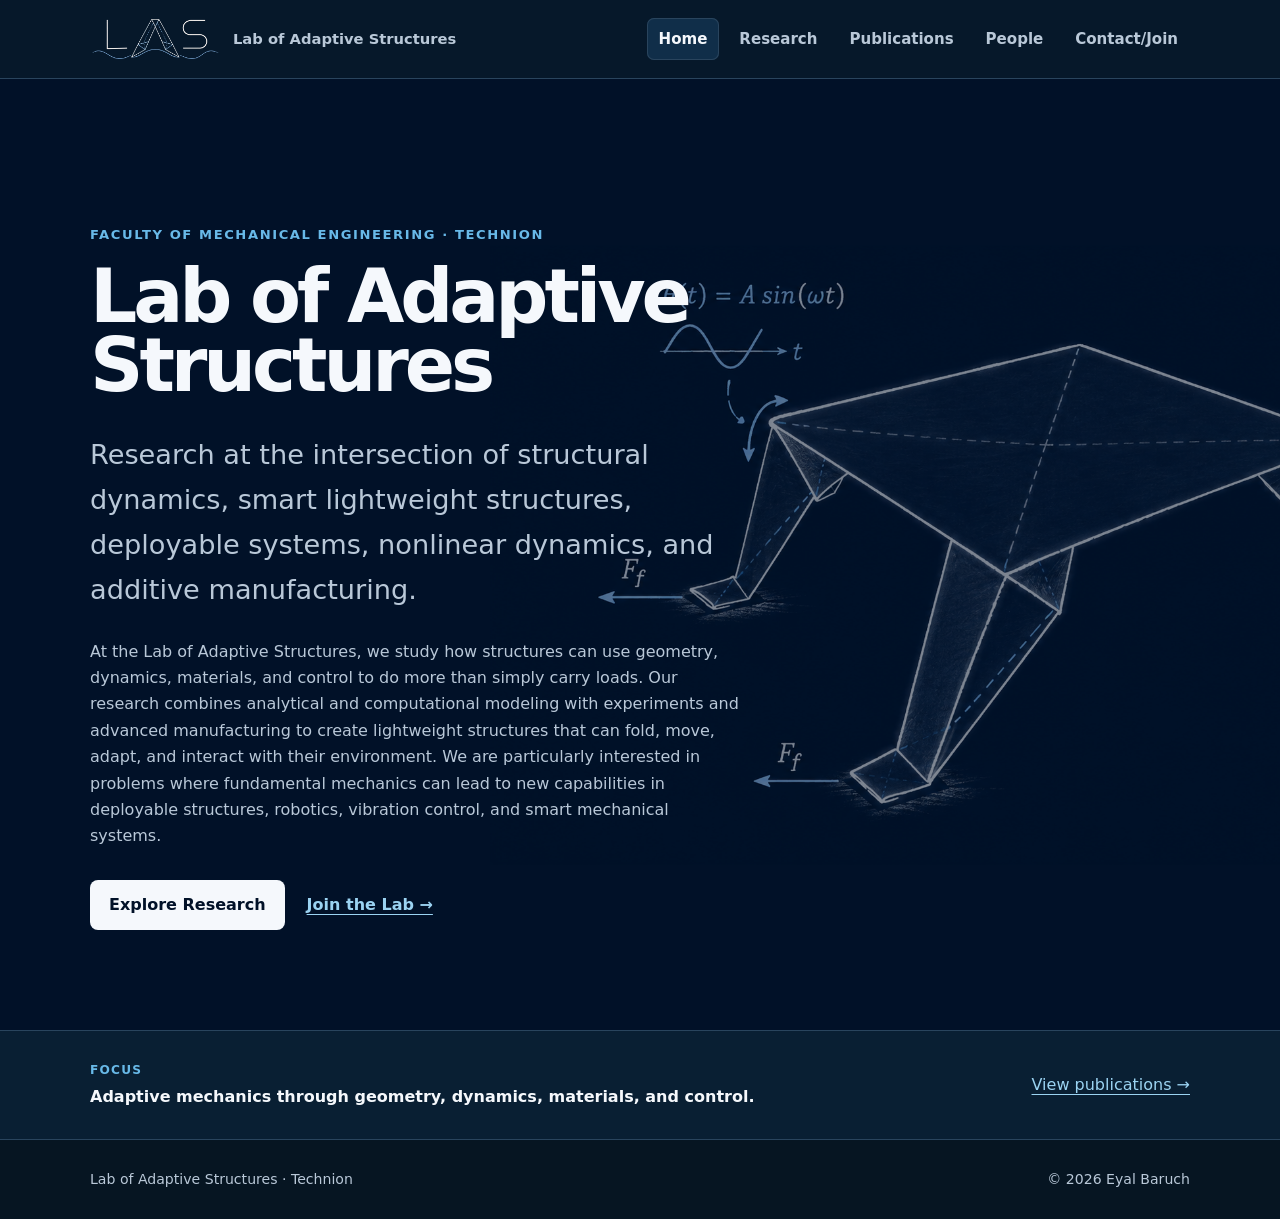
<file: index.html>
<!doctype html>
<html lang="en">
<head>
  <meta charset="utf-8">
  <meta name="viewport" content="width=device-width, initial-scale=1">
  <meta name="description" content="Lab of Adaptive Structures at the Technion — structural dynamics, deployable systems, smart structures, and additive manufacturing.">
  <link rel="canonical" href="https://lastechnion.com/">
  <meta property="og:type" content="website">
  <meta property="og:site_name" content="Lab of Adaptive Structures">
  <meta property="og:url" content="https://lastechnion.com/">
  <meta property="og:title" content="Lab of Adaptive Structures | Technion">
  <meta property="og:description" content="Research at the intersection of structural dynamics, smart lightweight structures, deployable systems, nonlinear dynamics, and additive manufacturing.">
  <meta property="og:image" content="https://lastechnion.com/origami_preview3.jpg?v=3">
  <meta property="og:image:secure_url" content="https://lastechnion.com/origami_preview3.jpg?v=3">
  <meta property="og:image:type" content="image/jpeg">
  <meta property="og:image:width" content="1200">
  <meta property="og:image:height" content="630">
  <meta property="og:image:alt" content="Origami-inspired adaptive structure schematic from the Lab of Adaptive Structures">
  <meta name="twitter:card" content="summary_large_image">
  <meta name="twitter:title" content="Lab of Adaptive Structures | Technion">
  <meta name="twitter:description" content="Research at the intersection of structural dynamics, smart lightweight structures, deployable systems, nonlinear dynamics, and additive manufacturing.">
  <meta name="twitter:image" content="https://lastechnion.com/origami_preview3.jpg?v=3">
  <link rel="icon" href="/favicon.ico" sizes="any">
  <link rel="icon" type="image/png" href="/las-icon.png">
  <link rel="apple-touch-icon" href="/las-icon.png">
  <title>Lab of Adaptive Structures | Technion</title>
  <link rel="stylesheet" href="styles.css?v=6">
<style>
  .home-hero { position: relative; }
  .home-hero h1 { font-size: clamp(3rem, 5.8vw, 5.8rem); }
  .home-hero .lead { max-width: 650px; }
  .home-about { max-width: 650px; color: var(--muted); margin: 26px 0 30px; }
  .home-hero > div { position: relative; z-index: 2; }
  .hero-art { position: absolute; z-index: 1; width: 100%; right: -400px; top: 50%; transform: translateY(-50%); margin: 0; padding: 0; border: none; background: none; box-shadow: none; opacity: 0.5; pointer-events: none; }
  .hero-art img { display: block; width: 100%; height: auto; }
  .hero-art figcaption { display: none; }

  @media (max-width: 800px) {
    .home-hero {
      display: flex;
      flex-direction: column;
    }
    .home-hero > div {
      display: contents;
    }
    .home-hero .eyebrow { order: 1; }
    .home-hero h1 { order: 2; }
    .home-hero .lead { order: 3; }
    .hero-art {
      order: 4;
      position: static;
      width: 100%;
      right: auto;
      top: auto;
      transform: none;
      margin: 18px 0 0;
      opacity: 0.6;
    }
    .home-about { order: 5; }
    .hero-links { order: 6; }
  }
</style>
</head>
<body>
  <header class="site-header"><div class="container nav-wrap"><a class="brand" href="index.html"><img class="brand-logo" src="/las-logo-header.png" alt="LAS"><span class="brand-name">Lab of Adaptive Structures</span></a><nav aria-label="Primary navigation"><a class="active" href="index.html">Home</a><a href="research.html">Research</a><a href="publications.html">Publications</a><a href="people.html">People</a><a href="contact.html">Contact/Join</a></nav></div></header>
  <main class="home-main"><section class="hero container home-hero"><div><p class="eyebrow">Faculty of Mechanical Engineering · Technion</p><h1>Lab of Adaptive<br>Structures</h1><p class="lead">Research at the intersection of structural dynamics, smart lightweight structures, deployable systems, nonlinear dynamics, and additive manufacturing.</p><p class="home-about">At the Lab of Adaptive Structures, we study how structures can use geometry, dynamics, materials, and control to do more than simply carry loads. Our research combines analytical and computational modeling with experiments and advanced manufacturing to create lightweight structures that can fold, move, adapt, and interact with their environment. We are particularly interested in problems where fundamental mechanics can lead to new capabilities in deployable structures, robotics, vibration control, and smart mechanical systems.</p><!-- <p class="pi-line">Led by Dr. Eyal Baruch</p> --><div class="hero-links"><a class="button" href="research.html">Explore Research</a><a class="text-link" href="contact.html">Join the Lab →</a></div></div><figure class="hero-art"><img src="/origami_structure.png?v=2" alt="Schematic of a four-legged origami robot with friction vectors at its feet and sinusoidal excitation at one fold joint"><figcaption>Origami-inspired adaptive locomotion concept.</figcaption></figure></section><section class="home-strip"><div class="container home-strip-inner"><div><span class="strip-label">Focus</span><strong>Adaptive mechanics through geometry, dynamics, materials, and control.</strong></div><a href="publications.html">View publications →</a></div></section></main>
  <footer><div class="container footer-wrap"><span>Lab of Adaptive Structures · Technion</span><span>© 2026 Eyal Baruch</span></div></footer>
</body>
</html>
</file>
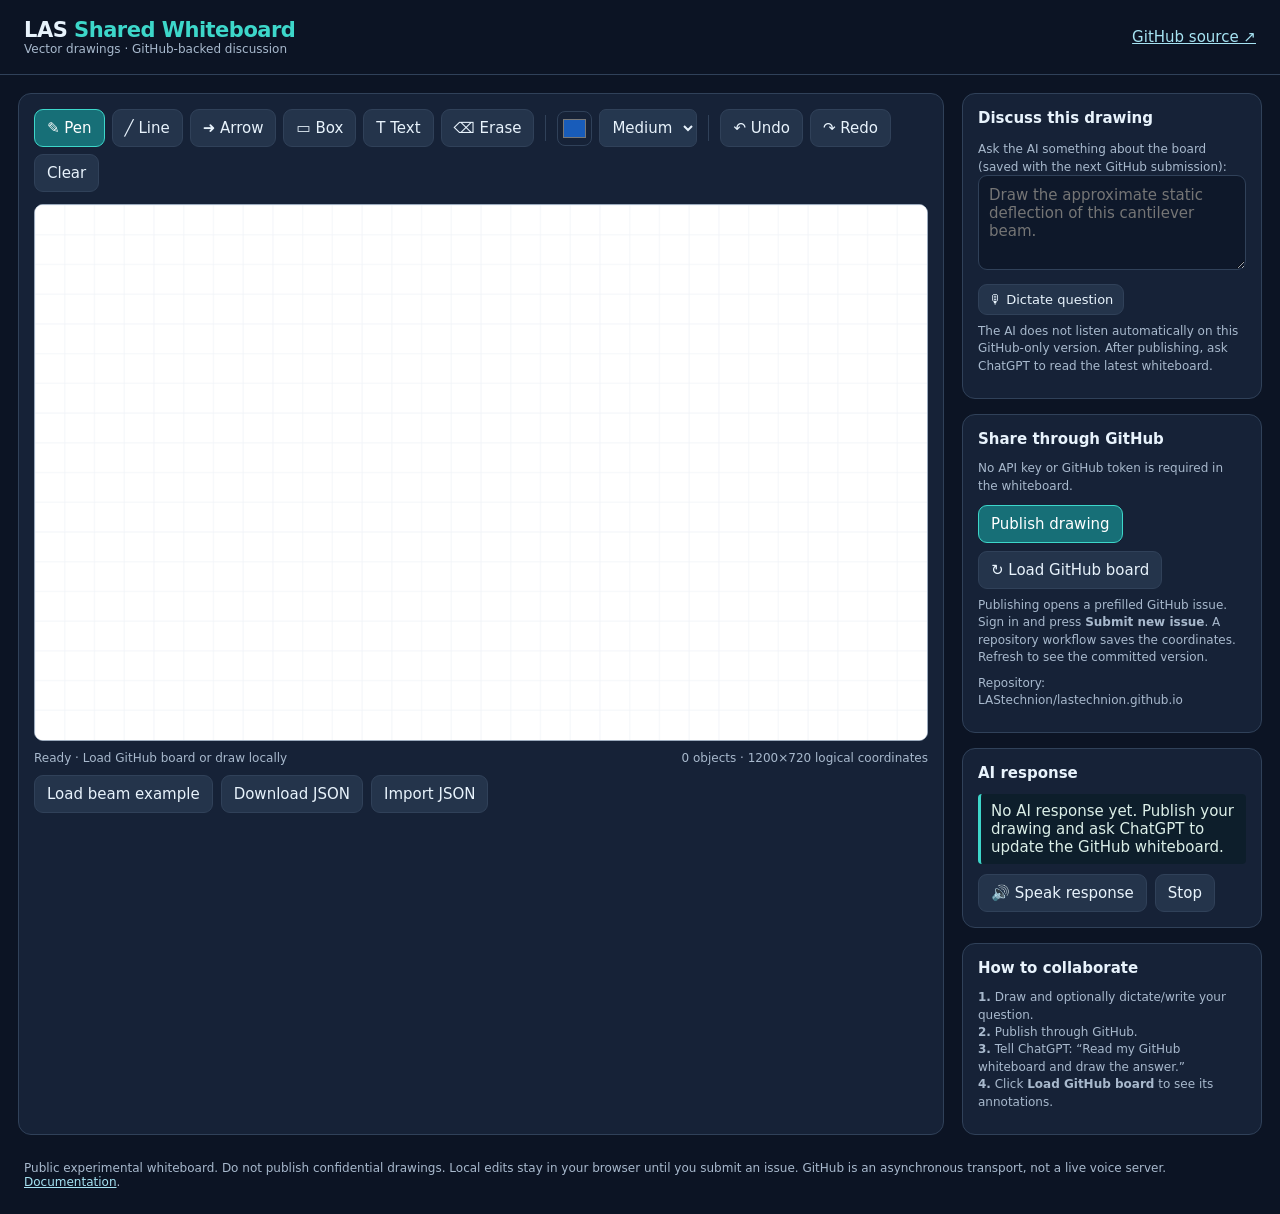
<file: whiteboard/index.html>
<!doctype html>
<html lang="en">
<head>
<meta charset="utf-8">
<meta name="viewport" content="width=device-width,initial-scale=1">
<title>LAS Shared Whiteboard</title>
<meta name="description" content="A coordinate-based whiteboard shared through GitHub.">
<style>
:root{color-scheme:dark;--bg:#0c1424;--surface:#162237;--line:#304159;--muted:#a8b9cd;--text:#e8f3fc;--accent:#3dd7ca}
*{box-sizing:border-box}body{margin:0;background:var(--bg);color:var(--text);font:15px system-ui,-apple-system,"Segoe UI",sans-serif}
header{padding:18px 24px;display:flex;align-items:center;justify-content:space-between;gap:10px;border-bottom:1px solid var(--line)}
h1{font-size:21px;letter-spacing:-.5px;margin:0}h2{font-size:15px;margin:0 0 12px}p{margin:8px 0;line-height:1.45}
.small{font-size:12px;color:var(--muted)}.accent{color:var(--accent)}a{color:#a6e3f2}button,select,input,textarea{font:inherit}
button{cursor:pointer;border:1px solid var(--line);border-radius:9px;background:#24344b;color:var(--text);padding:9px 12px}
button:hover{border-color:#66b7c2}button.active,button.primary{background:#176f77;border-color:#3dd7ca;color:white}
button:disabled{opacity:.4;cursor:not-allowed}button:focus-visible,textarea:focus-visible{outline:2px solid var(--accent);outline-offset:2px}
button.compact{font-size:13px;padding:7px 10px}
.main{display:grid;grid-template-columns:minmax(0,1fr) 300px;gap:18px;padding:18px;max-width:1600px;margin:auto}
.panel{background:var(--surface);border:1px solid var(--line);border-radius:13px;padding:15px;min-width:0}
.toolbar{display:flex;flex-wrap:wrap;gap:7px;align-items:center;margin-bottom:12px}
.toolbar .separator{height:26px;border-left:1px solid var(--line);margin:0 4px}
.board-scroller{overflow:auto;max-width:100%;border-radius:9px;border:1px solid #9cabbd;background:#fff}
canvas{display:block;width:100%;height:auto;touch-action:none;cursor:crosshair;background:#fff}
.board-foot{display:flex;gap:8px;align-items:center;justify-content:space-between;margin-top:10px;flex-wrap:wrap}
.sidebar{display:flex;flex-direction:column;gap:15px}
textarea{width:100%;resize:vertical;min-height:95px;padding:10px;color:var(--text);border:1px solid var(--line);border-radius:9px;background:#0e182a}
select{background:#25374f;border:1px solid var(--line);color:var(--text);border-radius:7px;padding:8px}
.colorbox{height:35px;width:35px;border:1px solid var(--line);border-radius:8px;padding:3px;background:transparent}
.actionrow{display:flex;flex-wrap:wrap;gap:8px;margin-top:10px}
.reply{white-space:pre-wrap;min-height:60px;color:#dcefe8;border-left:3px solid var(--accent);padding:8px 10px;background:#0d1e2b;border-radius:4px}
kbd{border:1px solid var(--line);padding:1px 5px;border-radius:4px;background:#25374f}
footer{font-size:12px;color:var(--muted);max-width:1300px;margin:0 auto;padding:8px 24px 25px}
@media(max-width:920px){.main{grid-template-columns:1fr}.sidebar{display:grid;grid-template-columns:repeat(auto-fit,minmax(260px,1fr))}}
@media(max-width:560px){header{padding:13px}h1{font-size:17px}.main{padding:8px;gap:9px}.panel{padding:10px}canvas{min-width:730px}.toolbar button{padding:7px 9px;font-size:13px}}
</style>
</head>
<body>
<header>
  <div><h1>LAS <span class="accent">Shared Whiteboard</span></h1><div class="small">Vector drawings · GitHub-backed discussion</div></div>
  <a href="https://github.com/LAStechnion/lastechnion.github.io/tree/main/whiteboard" target="_blank" rel="noopener">GitHub source ↗</a>
</header>
<main class="main">
<section class="panel">
  <div class="toolbar" role="toolbar" aria-label="Drawing tools">
    <button class="active" data-tool="pen">✎ Pen</button>
    <button data-tool="line">╱ Line</button>
    <button data-tool="arrow">➜ Arrow</button>
    <button data-tool="rect">▭ Box</button>
    <button data-tool="text">T Text</button>
    <button data-tool="erase">⌫ Erase</button>
    <span class="separator"></span>
    <label title="Stroke color"><input aria-label="Color" class="colorbox" id="color" type="color" value="#185cba"></label>
    <select id="weight" aria-label="Line width"><option value="2">Thin</option><option value="3" selected>Medium</option><option value="6">Thick</option></select>
    <span class="separator"></span>
    <button id="undo" title="Undo">↶ Undo</button><button id="redo" title="Redo">↷ Redo</button>
    <button id="clear" title="Clear the board">Clear</button>
  </div>
  <div class="board-scroller"><canvas id="board" width="1200" height="720" aria-label="Interactive whiteboard: draw using your pointer or stylus"></canvas></div>
  <div class="board-foot"><span class="small" id="status" role="status">Ready · Your edits are saved locally</span>
    <span class="small"><span id="count">0 objects</span> · 1200×720 logical coordinates</span></div>
  <div class="actionrow">
    <button id="demo">Load beam example</button>
    <button id="export">Download JSON</button>
    <button id="import">Import JSON</button>
    <input id="upload" type="file" accept=".json,application/json" hidden>
  </div>
</section>
<aside class="sidebar">
  <section class="panel">
    <h2>Discuss this drawing</h2>
    <label for="question" class="small">Ask the AI something about the board (saved with the next GitHub submission):</label>
    <textarea id="question" placeholder="Draw the approximate static deflection of this cantilever beam."></textarea>
    <div class="actionrow">
      <button class="compact" id="dictate">🎙 Dictate question</button>
    </div>
    <p class="small">The AI does not listen automatically on this GitHub-only version. After publishing, ask ChatGPT to read the latest whiteboard.</p>
  </section>
  <section class="panel">
    <h2>Share through GitHub</h2>
    <p class="small">No API key or GitHub token is required in the whiteboard.</p>
    <div class="actionrow">
      <button class="primary" id="publish">Publish drawing</button>
      <button id="refresh">↻ Load GitHub board</button>
    </div>
    <p class="small">Publishing opens a prefilled GitHub issue. Sign in and press <strong>Submit new issue</strong>. A repository workflow saves the coordinates. Refresh to see the committed version.</p>
    <p class="small" id="cloudstatus">Repository: LAStechnion/lastechnion.github.io</p>
  </section>
  <section class="panel">
    <h2>AI response</h2>
    <div id="reply" class="reply">No AI response yet. Publish your drawing and ask ChatGPT to update the GitHub whiteboard.</div>
    <div class="actionrow"><button id="speak">🔊 Speak response</button><button id="stopspeech">Stop</button></div>
  </section>
  <section class="panel">
    <h2>How to collaborate</h2>
    <p class="small"><strong>1.</strong> Draw and optionally dictate/write your question.<br><strong>2.</strong> Publish through GitHub.<br><strong>3.</strong> Tell ChatGPT: “Read my GitHub whiteboard and draw the answer.”<br><strong>4.</strong> Click <strong>Load GitHub board</strong> to see its annotations.</p>
  </section>
</aside>
</main>
<footer>Public experimental whiteboard. Do not publish confidential drawings. Local edits stay in your browser until you submit an issue. GitHub is an asynchronous transport, not a live voice server. <a href="README.md">Documentation</a>.</footer>
<script>
(function(){
'use strict';
const OWNER='LAStechnion', REPO='lastechnion.github.io', W=1200, H=720;
const REMOTE='https://raw.githubusercontent.com/'+OWNER+'/'+REPO+'/main/whiteboard/board.json';
const ISSUE='https://github.com/'+OWNER+'/'+REPO+'/issues/new';
const $=id=>document.getElementById(id);
const canvas=$('board'),ctx=canvas.getContext('2d');
const empty=()=>({version:1,width:W,height:H,revision:'initial',updated_at:null,question:'',reply:'',shapes:[]});
let board=empty(), tool='pen', drawing=null, history=[], future=[], dirty=false;
const colors={user:'#185cba',ai:'#da703e'};
const uid=()=> 's_'+Date.now().toString(36)+'_'+Math.random().toString(36).slice(2,7);
const num=n=>typeof n==='number'&&Number.isFinite(n);
function valid(o){
 if(!o||o.version!==1||!Array.isArray(o.shapes)||o.shapes.length>1500)return false;
 for(const s of o.shapes){
   if(!s||!['pen','line','arrow','rect','text'].includes(s.type)||!Array.isArray(s.points)||s.points.length>12000)return false;
   if(!s.points.every(p=>Array.isArray(p)&&p.length===2&&p.every(num)))return false;
 }
 return true;
}
function saveLocal(){try{localStorage.setItem('las-whiteboard-v1',JSON.stringify(board));}catch(e){}}
function updated(){board.updated_at=new Date().toISOString();dirty=true;saveLocal();render()}
function remember(){history.push(JSON.stringify(board.shapes));if(history.length>60)history.shift();future=[]}
function setStatus(s){$('status').textContent=s}
function pxy(e){
 const r=canvas.getBoundingClientRect();
 return [Math.max(0,Math.min(W,Math.round((e.clientX-r.left)*W/r.width))),Math.max(0,Math.min(H,Math.round((e.clientY-r.top)*H/r.height)))];
}
function line(points){
 if(!points.length)return;
 ctx.beginPath();ctx.moveTo(points[0][0],points[0][1]);
 for(let i=1;i<points.length;i++)ctx.lineTo(points[i][0],points[i][1]);
 ctx.stroke();
}
function draw(s){
 const p=s.points||[];if(!p.length)return;
 ctx.lineCap='round';ctx.lineJoin='round';ctx.lineWidth=s.width||3;ctx.strokeStyle=s.color||colors.user;ctx.fillStyle=s.color||colors.user;
 if(s.type==='pen'||s.type==='line'){if(p.length===1){ctx.beginPath();ctx.arc(p[0][0],p[0][1],ctx.lineWidth/2,0,Math.PI*2);ctx.fill()}else line(p)}
 if(s.type==='arrow'&&p.length>1){
   line(p);const a=p[0],b=p[p.length-1],angle=Math.atan2(b[1]-a[1],b[0]-a[0]),size=15+ctx.lineWidth*1.5;
   ctx.beginPath();ctx.moveTo(b[0]-size*Math.cos(angle-.5),b[1]-size*Math.sin(angle-.5));ctx.lineTo(b[0],b[1]);ctx.lineTo(b[0]-size*Math.cos(angle+.5),b[1]-size*Math.sin(angle+.5));ctx.stroke();
 }
 if(s.type==='rect'&&p.length>1){ctx.strokeRect(p[0][0],p[0][1],p[1][0]-p[0][0],p[1][1]-p[0][1])}
 if(s.type==='text'){ctx.font='24px system-ui, sans-serif';ctx.fillText((s.text||'').slice(0,120),p[0][0],p[0][1])}
}
function render(){
 ctx.clearRect(0,0,W,H);
 ctx.fillStyle='#fff';ctx.fillRect(0,0,W,H);
 ctx.strokeStyle='#f0f3f8';ctx.lineWidth=1;
 for(let x=0;x<W;x+=40){ctx.beginPath();ctx.moveTo(x,0);ctx.lineTo(x,H);ctx.stroke()}
 for(let y=0;y<H;y+=40){ctx.beginPath();ctx.moveTo(0,y);ctx.lineTo(W,y);ctx.stroke()}
 board.shapes.forEach(draw);if(drawing)draw(drawing);
 $('count').textContent=board.shapes.length+' object'+(board.shapes.length===1?'':'s');
 $('reply').textContent=board.reply||'No AI response yet. Publish your drawing and ask ChatGPT to update the GitHub whiteboard.';
}
function distanceToSegment(p,a,b){
 const vx=b[0]-a[0],vy=b[1]-a[1],den=vx*vx+vy*vy;
 const t=den?Math.max(0,Math.min(1,((p[0]-a[0])*vx+(p[1]-a[1])*vy)/den)):0;
 return Math.hypot(p[0]-(a[0]+t*vx),p[1]-(a[1]+t*vy));
}
function hit(s,p){
 const pts=s.points||[];
 if(s.type==='text')return pts[0]&&Math.abs(p[0]-pts[0][0])<Math.max(50,(s.text||'').length*13)&&Math.abs(p[1]-pts[0][1])<30;
 if(s.type==='rect'&&pts.length>1){const [a,b]=pts;return Math.min(a[0],b[0])-10<=p[0]&&Math.max(a[0],b[0])+10>=p[0]&&Math.min(a[1],b[1])-10<=p[1]&&Math.max(a[1],b[1])+10>=p[1]}
 if(pts.length===1)return Math.hypot(p[0]-pts[0][0],p[1]-pts[0][1])<14;
 for(let i=1;i<pts.length;i++)if(distanceToSegment(p,pts[i-1],pts[i])<14)return true;
 return false;
}
canvas.addEventListener('pointerdown',e=>{
 if(e.button!==0&&e.pointerType==='mouse')return;
 e.preventDefault();const p=pxy(e);
 if(tool==='erase'){const k=board.shapes.findLastIndex(s=>hit(s,p));if(k>=0){remember();board.shapes.splice(k,1);updated()}return}
 if(tool==='text'){
   const t=prompt('Text to place at this position:');
   if(t&&t.trim()){remember();board.shapes.push({id:uid(),author:'user',type:'text',color:$('color').value,width:2,points:[p],text:t.trim().slice(0,120)});updated()}return;
 }
 canvas.setPointerCapture(e.pointerId);
 drawing={id:uid(),author:'user',type:tool,color:$('color').value,width:Number($('weight').value),points:[p,p]};
 render();
});
canvas.addEventListener('pointermove',e=>{
 if(!drawing)return;const p=pxy(e),v=drawing.points;
 if(tool==='pen'){if(Math.hypot(p[0]-v[v.length-1][0],p[1]-v[v.length-1][1])>=2){v.push(p);render()}}
 else{v[v.length-1]=p;render()}
});
function finish(e){
 if(!drawing)return;
 const p=pxy(e);if(tool!=='pen')drawing.points[drawing.points.length-1]=p;
 const d=drawing;drawing=null;
 if(tool==='pen'&&d.points.length===2&&d.points[0][0]===d.points[1][0]&&d.points[0][1]===d.points[1][1])d.points=[d.points[0]];
 remember();board.shapes.push(d);updated();
}
canvas.addEventListener('pointerup',finish);
canvas.addEventListener('pointercancel',()=>{drawing=null;render()});
document.querySelectorAll('[data-tool]').forEach(b=>b.addEventListener('click',()=>{
 tool=b.dataset.tool;document.querySelectorAll('[data-tool]').forEach(x=>x.classList.toggle('active',x===b));
}));
$('undo').onclick=()=>{if(!history.length)return;future.push(JSON.stringify(board.shapes));board.shapes=JSON.parse(history.pop());updated()};
$('redo').onclick=()=>{if(!future.length)return;history.push(JSON.stringify(board.shapes));board.shapes=JSON.parse(future.pop());updated()};
$('clear').onclick=()=>{if(!confirm('Clear the current board?'))return;remember();board.shapes=[];board.reply='';updated()};
$('demo').onclick=()=>{
 if(board.shapes.length&&!confirm('Replace current drawing with the cantilever example?'))return;
 remember();
 const add=(type,points,color=colors.user,txt='')=>({id:uid(),author:'user',type,color,width:3,points,...(txt?{text:txt}:{})});
 const shapes=[
   add('line',[[160,205],[160,490]]),
   add('line',[[160,352],[820,352]]),
   add('arrow',[[820,170],[820,333]],'#d45f45'),
   add('text',[[839,240]],'#d45f45','F'),
   add('text',[[185,323]],colors.user,'Cantilever beam')
 ];
 for(let y=220;y<490;y+=22)shapes.push(add('line',[[141,y+18],[160,y]]));
 board.shapes=shapes;board.question='Draw the approximate static deflection of this cantilever under the tip force.';board.reply='';
 $('question').value=board.question;updated();
};
$('question').addEventListener('input',()=>{board.question=$('question').value.slice(0,1000);saveLocal();dirty=true});
$('export').onclick=()=>{
 board.question=$('question').value;
 const blob=new Blob([JSON.stringify(board,null,2)],{type:'application/json'});
 const url=URL.createObjectURL(blob),a=document.createElement('a');a.href=url;a.download='las-whiteboard.json';a.click();setTimeout(()=>URL.revokeObjectURL(url),1000);
};
$('import').onclick=()=>$('upload').click();
$('upload').onchange=async e=>{
 const f=e.target.files?.[0];if(!f)return;
 try{const o=JSON.parse(await f.text());if(!valid(o))throw Error('Unrecognized board file');
  if(!confirm('Replace your current drawing with the imported board?'))return;
  board=o;history=[];future=[];$('question').value=board.question||'';updated();setStatus('Imported JSON · locally saved');
 }catch(err){alert('Import failed: '+err.message)}finally{e.target.value=''}
};
async function refreshCloud(){
 if(dirty&&!confirm('Your local drawing has changes. Replace it with the published GitHub board?'))return;
 setStatus('Loading GitHub board…');
 try{
  const res=await fetch(REMOTE+'?t='+Date.now(),{cache:'no-store'});
  if(!res.ok)throw Error('GitHub returned '+res.status);
  const data=await res.json();if(!valid(data))throw Error('Invalid board data');
  board=data;dirty=false;history=[];future=[];saveLocal();$('question').value=board.question||'';
  render();setStatus('Loaded published GitHub board · '+(board.updated_at||'initial version'));
  $('cloudstatus').textContent='Latest published board: '+(board.updated_at||'initial version');
 }catch(err){setStatus('Could not load GitHub board: '+err.message)}
}
$('refresh').onclick=refreshCloud;
$('publish').onclick=()=>{
 board.question=$('question').value.slice(0,1000);saveLocal();
 const payload=JSON.stringify({version:1,width:W,height:H,updated_at:new Date().toISOString(),question:board.question,shapes:board.shapes});
 const fence=String.fromCharCode(96).repeat(3);
 const body='<!-- LAS_WHITEBOARD_V1 -->\nBoard coordinates and question:\n\n'+fence+'json\n'+payload+'\n'+fence+'\n\nPublished from LAS Shared Whiteboard.';
 const url=ISSUE+'?title='+encodeURIComponent('[whiteboard] Update drawing')+'&body='+encodeURIComponent(body);
 if(url.length>7500){
  alert('This drawing is too large for a prefilled GitHub issue URL. Download JSON instead and ask ChatGPT to update the board directly from the file.');return;
 }
 window.open(url,'_blank','noopener,noreferrer');
 setStatus('GitHub issue opened · sign in and click Submit new issue to publish');
};
$('speak').onclick=()=>{if(!('speechSynthesis'in window)){alert('Speech output unavailable in this browser');return}speechSynthesis.cancel();const utter=new SpeechSynthesisUtterance(board.reply||'No AI response yet.');utter.lang='en-US';speechSynthesis.speak(utter)};
$('stopspeech').onclick=()=>{if('speechSynthesis'in window)speechSynthesis.cancel()};
$('dictate').onclick=()=>{
 const SR=window.SpeechRecognition||window.webkitSpeechRecognition;
 if(!SR){alert('Browser speech recognition is unavailable. Type your question instead.');return}
 const r=new SR();r.lang='en-US';r.interimResults=false;r.maxAlternatives=1;
 r.onresult=e=>{const q=$('question');q.value=(q.value+' '+e.results[0][0].transcript).trim();board.question=q.value;saveLocal();dirty=true};
 r.onerror=e=>setStatus('Dictation: '+e.error);r.start();
};
try{const s=localStorage.getItem('las-whiteboard-v1');if(s){const o=JSON.parse(s);if(valid(o)){board=o;dirty=true;$('question').value=board.question||'';setStatus('Restored local draft · Load GitHub board to replace')}}else{setStatus('Ready · Load GitHub board or draw locally')}}catch(e){}
render();
})();
</script>
</body>
</html>
</file>
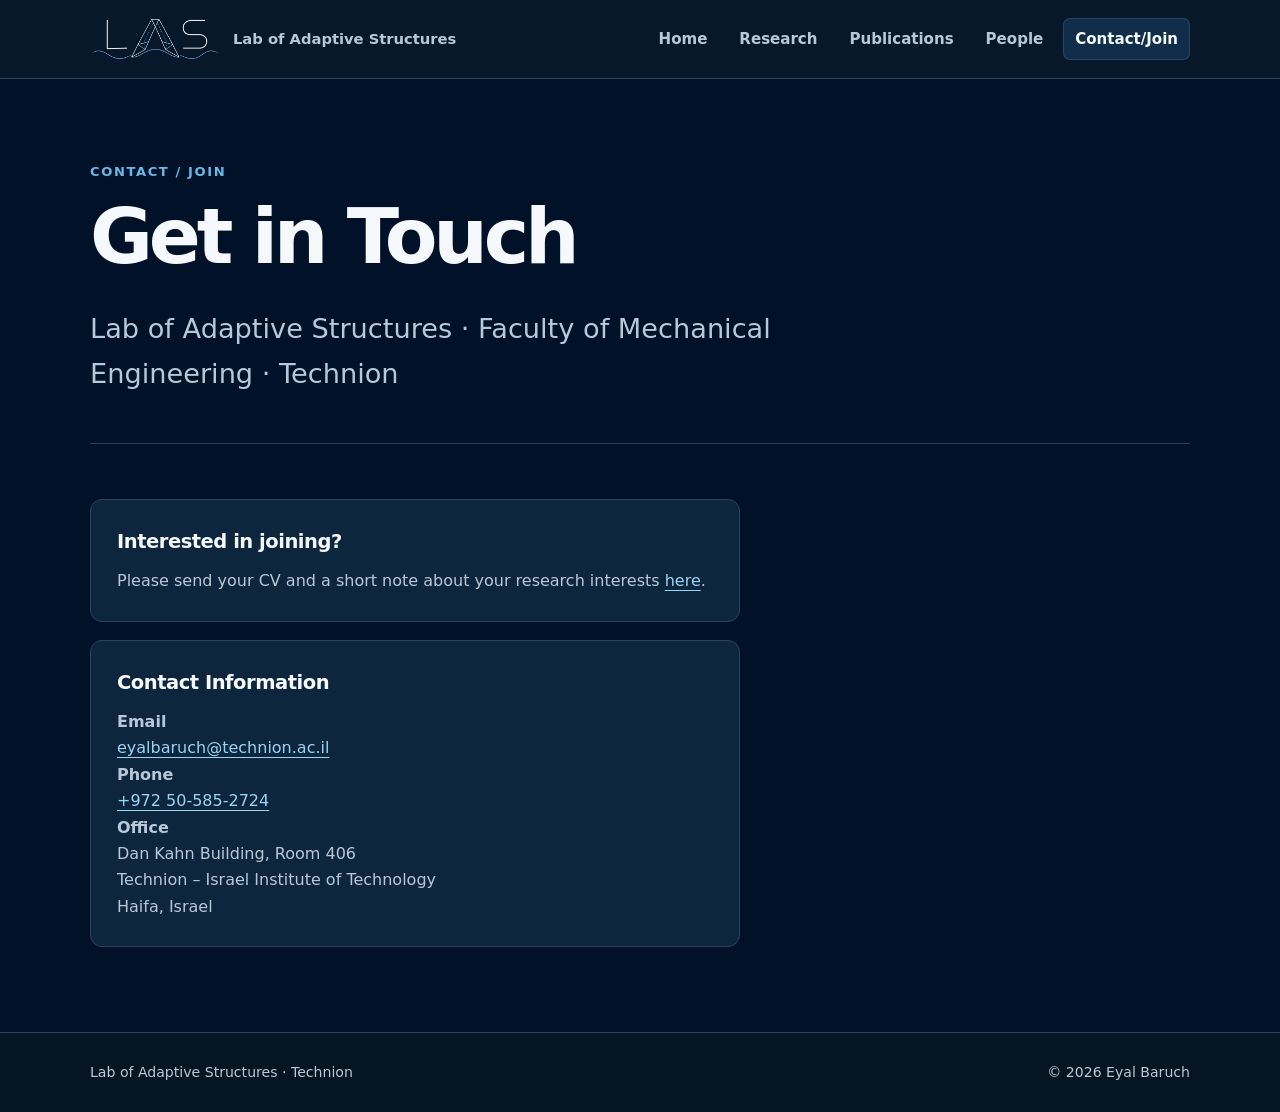
<file: contact.html>
<!doctype html>
<html lang="en">
<head>
  <meta charset="utf-8">
  <meta name="viewport" content="width=device-width, initial-scale=1">
  <meta name="description" content="Contact the Lab of Adaptive Structures at the Technion or learn how to join the lab.">
  <link rel="icon" href="/favicon.ico" sizes="any">
  <link rel="icon" type="image/png" href="/las-icon.png">
  <link rel="apple-touch-icon" href="/las-icon.png">
  <title>Contact / Join | Lab of Adaptive Structures</title>
  <link rel="stylesheet" href="styles.css?v=6">
</head>
<body>
  <header class="site-header"><div class="container nav-wrap"><a class="brand" href="index.html"><img class="brand-logo" src="/las-logo-header.png" alt="LAS"><span class="brand-name">Lab of Adaptive Structures</span></a><nav aria-label="Primary navigation"><a href="index.html">Home</a><a href="research.html">Research</a><a href="publications.html">Publications</a><a href="people.html">People</a><a class="active" href="contact.html">Contact/Join</a></nav></div></header>
  <main class="page-main">
    <section class="container page-intro"><p class="eyebrow">Contact / Join</p><h1>Get in Touch</h1><p class="lead">Lab of Adaptive Structures · Faculty of Mechanical Engineering · Technion</p></section>
    <section class="container page-section">
      <div class="card" style="max-width: 650px; margin-bottom: 18px;">
        <h2>Interested in joining?</h2>
        <p>Please send your CV and a short note about your research interests <a href="mailto:eyalbaruch@technion.ac.il">here</a>.</p>
      </div>
      <div class="card" style="max-width: 650px;">
        <h2>Contact Information</h2>
        <p><strong>Email</strong><br><a href="mailto:eyalbaruch@technion.ac.il">eyalbaruch@technion.ac.il</a></p>
        <p><strong>Phone</strong><br><a href="tel:+972505852724">+972 50-585-2724</a></p>
        <p><strong>Office</strong><br>Dan Kahn Building, Room 406<br>Technion – Israel Institute of Technology<br>Haifa, Israel</p>
      </div>
    </section>
  </main>
  <footer><div class="container footer-wrap"><span>Lab of Adaptive Structures · Technion</span><span>© 2026 Eyal Baruch</span></div></footer>
</body>
</html>
</file>
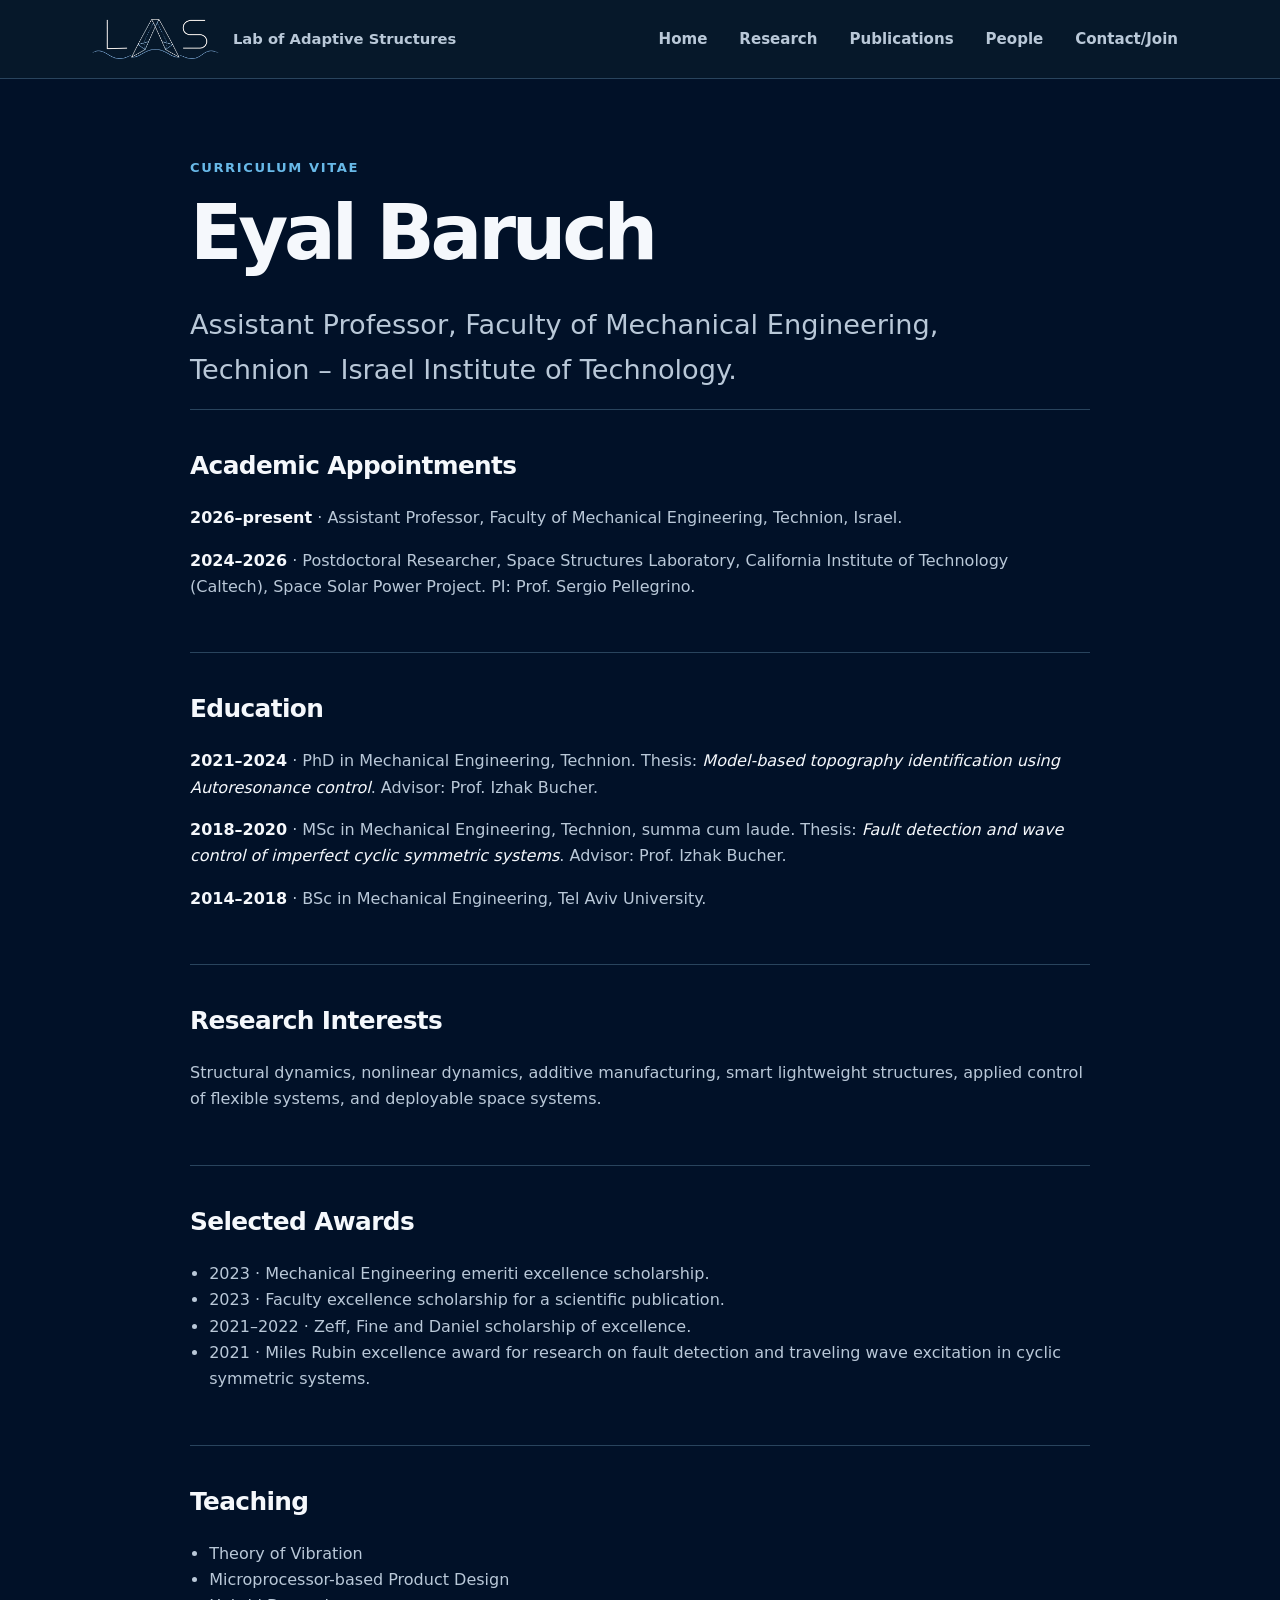
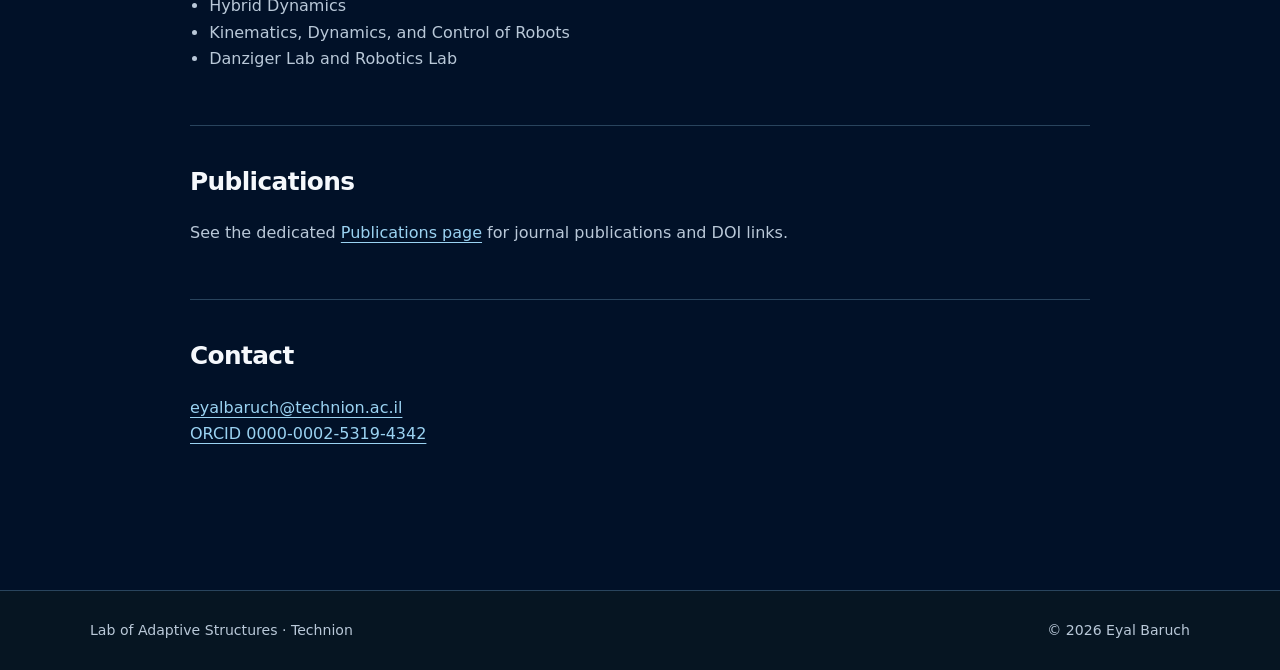
<file: cv.html>
<!doctype html>
<html lang="en"><head><meta charset="utf-8"><meta name="viewport" content="width=device-width, initial-scale=1"><link rel="icon" href="/favicon.ico" sizes="any"><link rel="icon" type="image/png" href="/las-icon.png"><link rel="apple-touch-icon" href="/las-icon.png"><title>CV | Lab of Adaptive Structures</title><link rel="stylesheet" href="styles.css?v=6"></head><body>
<header class="site-header"><div class="container nav-wrap"><a class="brand" href="index.html"><img class="brand-logo" src="/las-logo-header.png" alt="LAS"><span class="brand-name">Lab of Adaptive Structures</span></a><nav aria-label="Primary navigation"><a href="index.html">Home</a><a href="research.html">Research</a><a href="publications.html">Publications</a><a href="people.html">People</a><a href="contact.html">Contact/Join</a></nav></div></header>
<main class="container cv-page"><p class="eyebrow">Curriculum Vitae</p><h1 class="cv-title">Eyal Baruch</h1><p class="lead">Assistant Professor, Faculty of Mechanical Engineering, Technion – Israel Institute of Technology.</p><section class="cv-section"><h2>Academic Appointments</h2><p><strong>2026–present</strong> · Assistant Professor, Faculty of Mechanical Engineering, Technion, Israel.</p><p><strong>2024–2026</strong> · Postdoctoral Researcher, Space Structures Laboratory, California Institute of Technology (Caltech), Space Solar Power Project. PI: Prof. Sergio Pellegrino.</p></section><section class="cv-section"><h2>Education</h2><p><strong>2021–2024</strong> · PhD in Mechanical Engineering, Technion. Thesis: <em>Model-based topography identification using Autoresonance control</em>. Advisor: Prof. Izhak Bucher.</p><p><strong>2018–2020</strong> · MSc in Mechanical Engineering, Technion, summa cum laude. Thesis: <em>Fault detection and wave control of imperfect cyclic symmetric systems</em>. Advisor: Prof. Izhak Bucher.</p><p><strong>2014–2018</strong> · BSc in Mechanical Engineering, Tel Aviv University.</p></section><section class="cv-section"><h2>Research Interests</h2><p>Structural dynamics, nonlinear dynamics, additive manufacturing, smart lightweight structures, applied control of flexible systems, and deployable space systems.</p></section><section class="cv-section"><h2>Selected Awards</h2><ul><li>2023 · Mechanical Engineering emeriti excellence scholarship.</li><li>2023 · Faculty excellence scholarship for a scientific publication.</li><li>2021–2022 · Zeff, Fine and Daniel scholarship of excellence.</li><li>2021 · Miles Rubin excellence award for research on fault detection and traveling wave excitation in cyclic symmetric systems.</li></ul></section><section class="cv-section"><h2>Teaching</h2><ul><li>Theory of Vibration</li><li>Microprocessor-based Product Design</li><li>Hybrid Dynamics</li><li>Kinematics, Dynamics, and Control of Robots</li><li>Danziger Lab and Robotics Lab</li></ul></section><section class="cv-section"><h2>Publications</h2><p>See the dedicated <a href="publications.html">Publications page</a> for journal publications and DOI links.</p></section><section class="cv-section"><h2>Contact</h2><p><a href="mailto:eyalbaruch@technion.ac.il">eyalbaruch@technion.ac.il</a><br><a href="https://orcid.org/0000-0002-5319-4342">ORCID 0000-0002-5319-4342</a></p></section></main>
<footer><div class="container footer-wrap"><span>Lab of Adaptive Structures · Technion</span><span>© 2026 Eyal Baruch</span></div></footer></body></html>
</file>
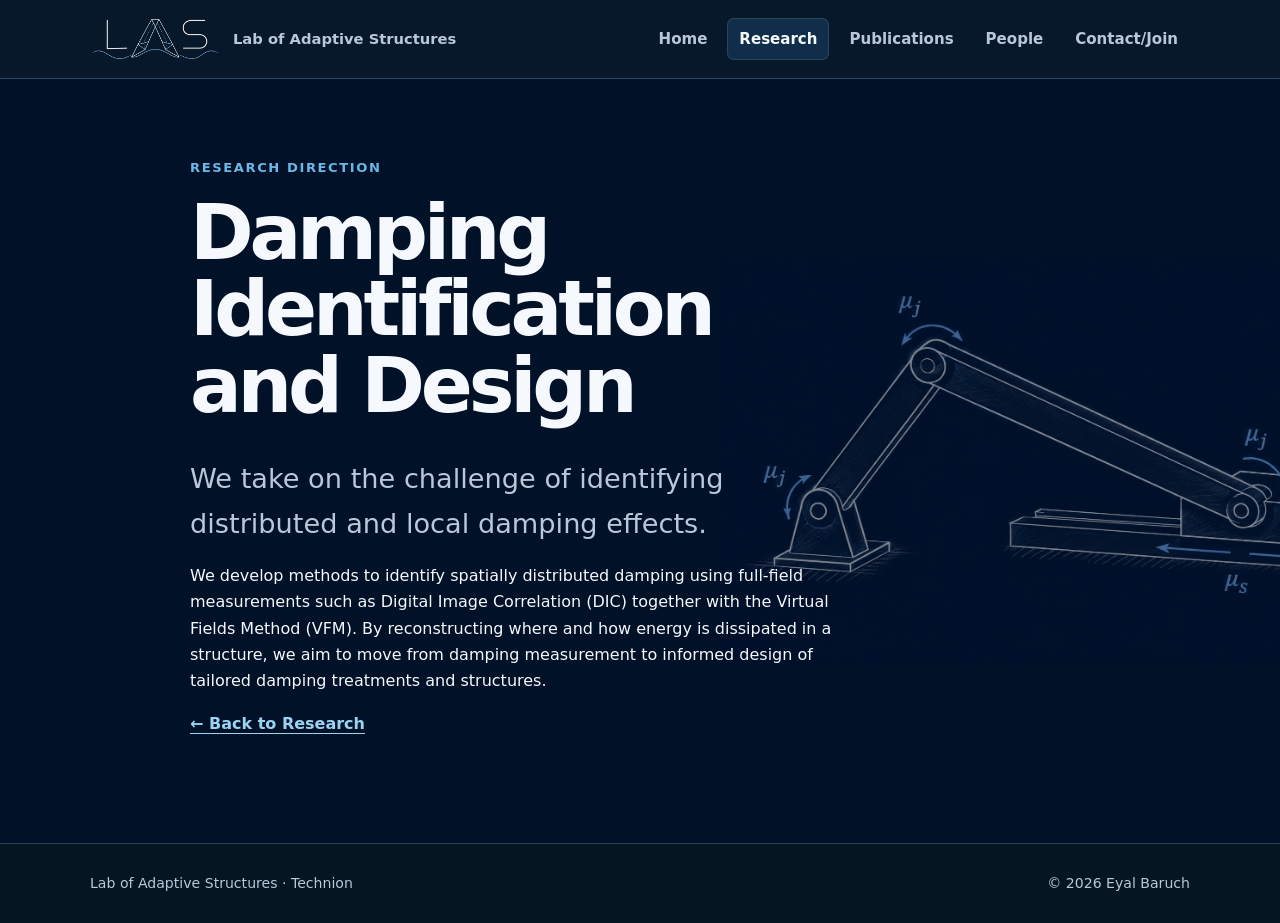
<file: damping.html>
<!doctype html>
<html lang="en">
<head>
  <meta charset="utf-8">
  <meta name="viewport" content="width=device-width, initial-scale=1">
  <meta name="description" content="Research on damping identification and design using full-field measurements at the Lab of Adaptive Structures, Technion.">
  <link rel="icon" href="/favicon.ico" sizes="any">
  <link rel="icon" type="image/png" href="/las-icon.png">
  <link rel="apple-touch-icon" href="/las-icon.png">
  <title>Damping Identification and Design | Lab of Adaptive Structures</title>
  <link rel="stylesheet" href="styles.css?v=6">
</head>
<body>
  <header class="site-header"><div class="container nav-wrap"><a class="brand" href="index.html"><img class="brand-logo" src="/las-logo-header.png" alt="LAS"><span class="brand-name">Lab of Adaptive Structures</span></a><nav aria-label="Primary navigation"><a href="index.html">Home</a><a class="active" href="research.html">Research</a><a href="publications.html">Publications</a><a href="people.html">People</a><a href="contact.html">Contact/Join</a></nav></div></header>
  <main>
    <section class="container detail-page research-hero">
      <div class="research-intro">
        <p class="eyebrow">Research Direction</p>
        <h1 class="detail-title">Damping Identification and Design</h1>
        <p class="lead">We take on the challenge of identifying distributed and local damping effects.</p>
      </div>
      <figure class="research-art"><img src="research/damping-fig.png" alt="Schematic illustrating damping identification in a structure"></figure>
      <div class="research-body">
        <p>We develop methods to identify spatially distributed damping using full-field measurements such as Digital Image Correlation (DIC) together with the Virtual Fields Method (VFM). By reconstructing where and how energy is dissipated in a structure, we aim to move from damping measurement to informed design of tailored damping treatments and structures.</p>
        <p><a class="text-link" href="research.html">← Back to Research</a></p>
      </div>
    </section>
  </main>
  <footer><div class="container footer-wrap"><span>Lab of Adaptive Structures · Technion</span><span>© 2026 Eyal Baruch</span></div></footer>
</body>
</html>
</file>
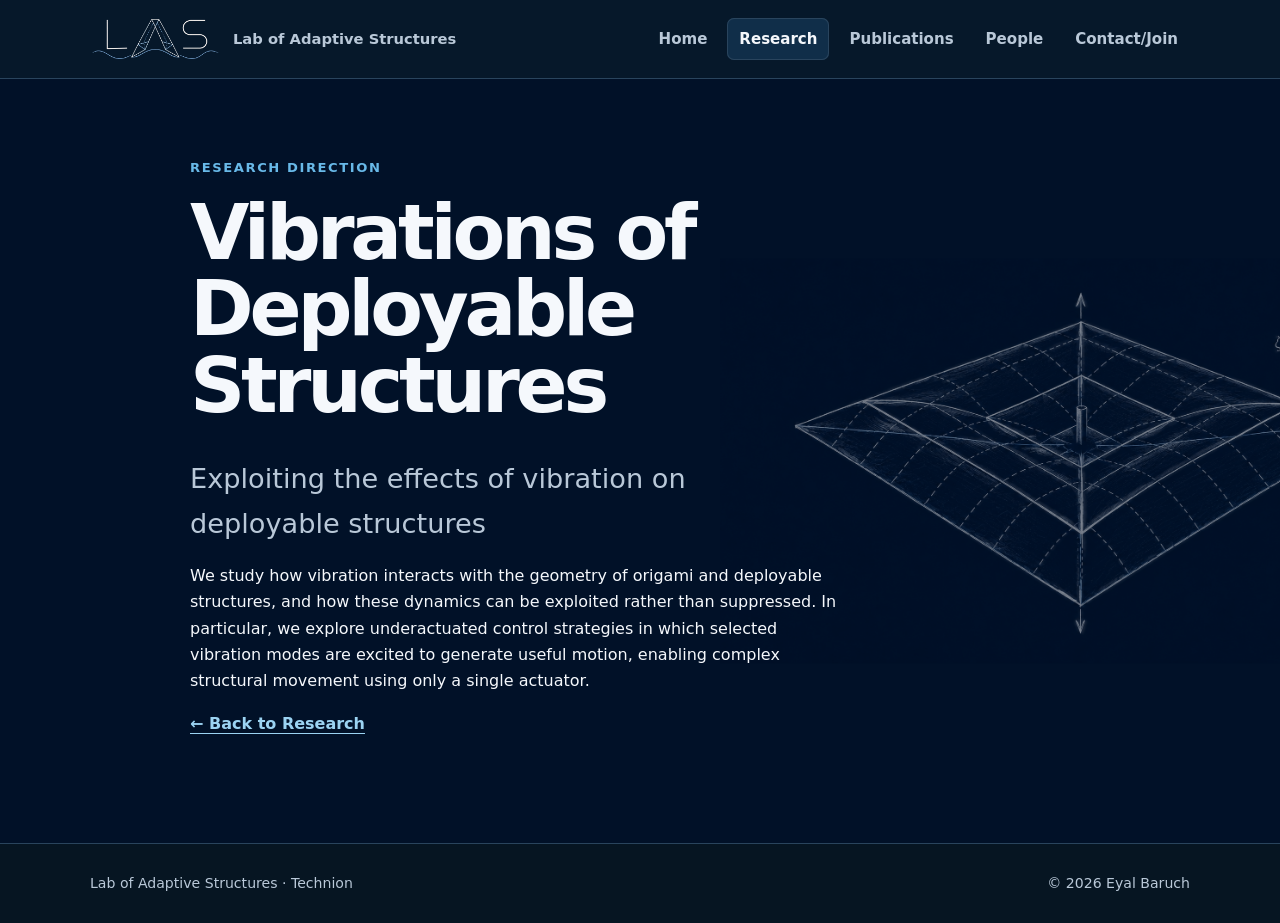
<file: deployable-vibrations.html>
<!doctype html>
<html lang="en">
<head>
  <meta charset="utf-8">
  <meta name="viewport" content="width=device-width, initial-scale=1">
  <meta name="description" content="Research on vibration and modal control of deployable and origami structures at the Lab of Adaptive Structures, Technion.">
  <link rel="icon" href="/favicon.ico" sizes="any">
  <link rel="icon" type="image/png" href="/las-icon.png">
  <link rel="apple-touch-icon" href="/las-icon.png">
  <title>Vibrations of Deployable Structures | Lab of Adaptive Structures</title>
  <link rel="stylesheet" href="styles.css?v=6">
</head>
<body>
  <header class="site-header"><div class="container nav-wrap"><a class="brand" href="index.html"><img class="brand-logo" src="/las-logo-header.png" alt="LAS"><span class="brand-name">Lab of Adaptive Structures</span></a><nav aria-label="Primary navigation"><a href="index.html">Home</a><a class="active" href="research.html">Research</a><a href="publications.html">Publications</a><a href="people.html">People</a><a href="contact.html">Contact/Join</a></nav></div></header>
  <main>
    <section class="container detail-page research-hero">
      <div class="research-intro">
        <p class="eyebrow">Research Direction</p>
        <h1 class="detail-title">Vibrations of Deployable Structures</h1>
        <p class="lead">Exploiting the effects of vibration on deployable structures</p>
      </div>
      <figure class="research-art"><img src="research/mode-fig.png" alt="Mode shape of a deployable structure"></figure>
      <div class="research-body">
        <p>We study how vibration interacts with the geometry of origami and deployable structures, and how these dynamics can be exploited rather than suppressed. In particular, we explore underactuated control strategies in which selected vibration modes are excited to generate useful motion, enabling complex structural movement using only a single actuator.</p>
        <p><a class="text-link" href="research.html">← Back to Research</a></p>
      </div>
    </section>
  </main>
  <footer><div class="container footer-wrap"><span>Lab of Adaptive Structures · Technion</span><span>© 2026 Eyal Baruch</span></div></footer>
</body>
</html>
</file>
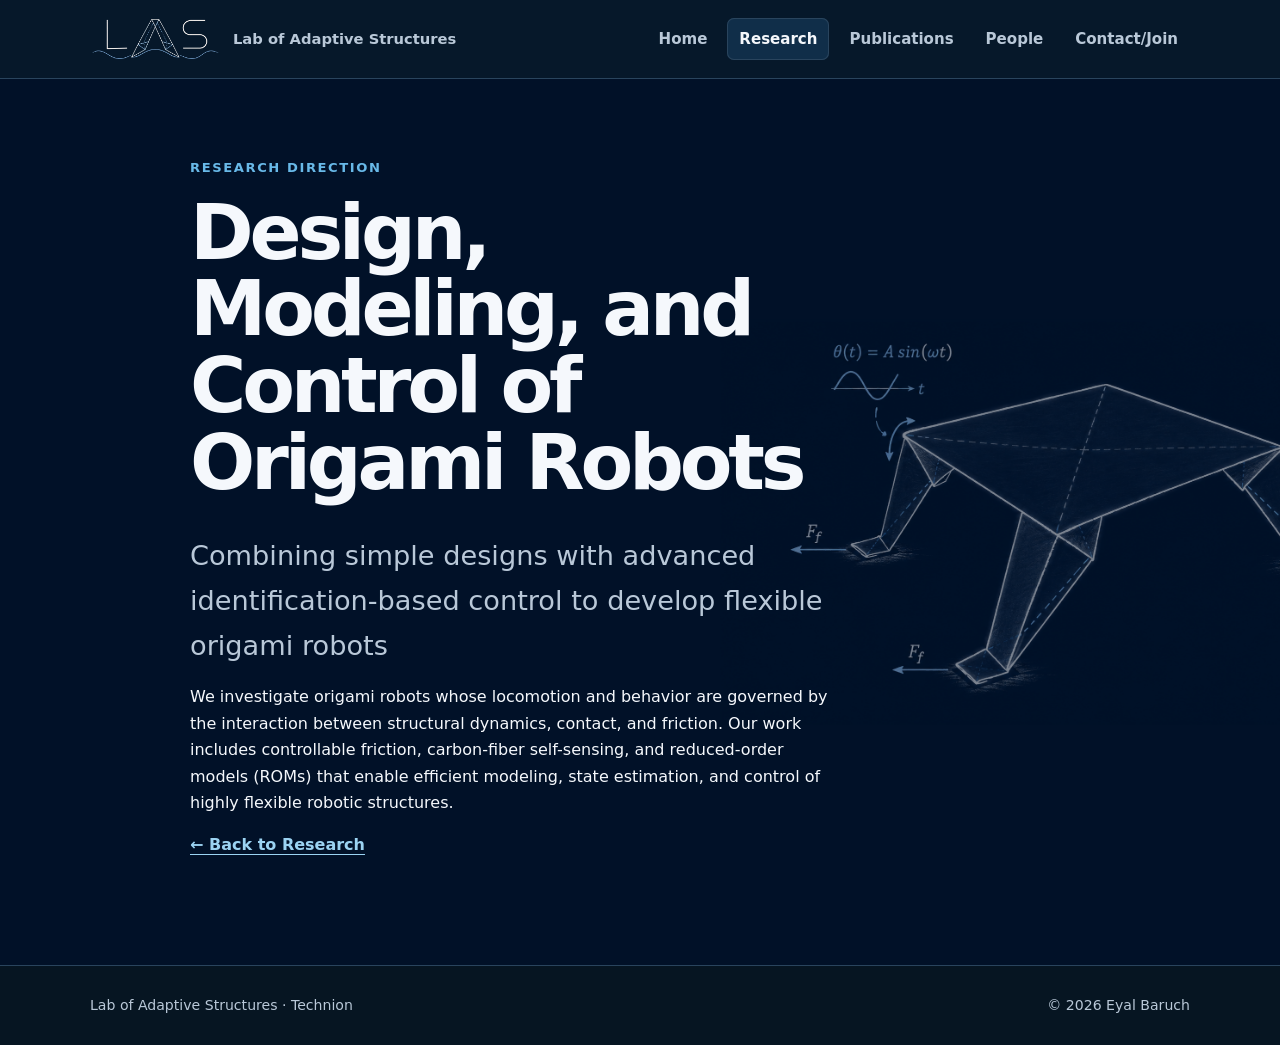
<file: origami-robotics.html>
<!doctype html>
<html lang="en">
<head>
  <meta charset="utf-8">
  <meta name="viewport" content="width=device-width, initial-scale=1">
  <meta name="description" content="Research on origami robotics, contact and friction control, self-sensing, and reduced-order modeling at the Lab of Adaptive Structures, Technion.">
  <link rel="icon" href="/favicon.ico" sizes="any">
  <link rel="icon" type="image/png" href="/las-icon.png">
  <link rel="apple-touch-icon" href="/las-icon.png">
  <title>Origami Robotics Modeling and Control | Lab of Adaptive Structures</title>
  <link rel="stylesheet" href="styles.css?v=6">
</head>
<body>
  <header class="site-header"><div class="container nav-wrap"><a class="brand" href="index.html"><img class="brand-logo" src="/las-logo-header.png" alt="LAS"><span class="brand-name">Lab of Adaptive Structures</span></a><nav aria-label="Primary navigation"><a href="index.html">Home</a><a class="active" href="research.html">Research</a><a href="publications.html">Publications</a><a href="people.html">People</a><a href="contact.html">Contact/Join</a></nav></div></header>
  <main>
    <section class="container detail-page research-hero">
      <div class="research-intro">
        <p class="eyebrow">Research Direction</p>
        <h1 class="detail-title">Design, Modeling, and Control of Origami Robots</h1>
        <p class="lead">Combining simple designs with advanced identification-based control to develop flexible origami robots</p>
      </div>
      <figure class="research-art"><img src="research/origami_structure.png" alt="Schematic of an origami robot structure"></figure>
      <div class="research-body">
        <p>We investigate origami robots whose locomotion and behavior are governed by the interaction between structural dynamics, contact, and friction. Our work includes controllable friction, carbon-fiber self-sensing, and reduced-order models (ROMs) that enable efficient modeling, state estimation, and control of highly flexible robotic structures.</p>
        <p><a class="text-link" href="research.html">← Back to Research</a></p>
      </div>
    </section>
  </main>
  <footer><div class="container footer-wrap"><span>Lab of Adaptive Structures · Technion</span><span>© 2026 Eyal Baruch</span></div></footer>
</body>
</html>
</file>
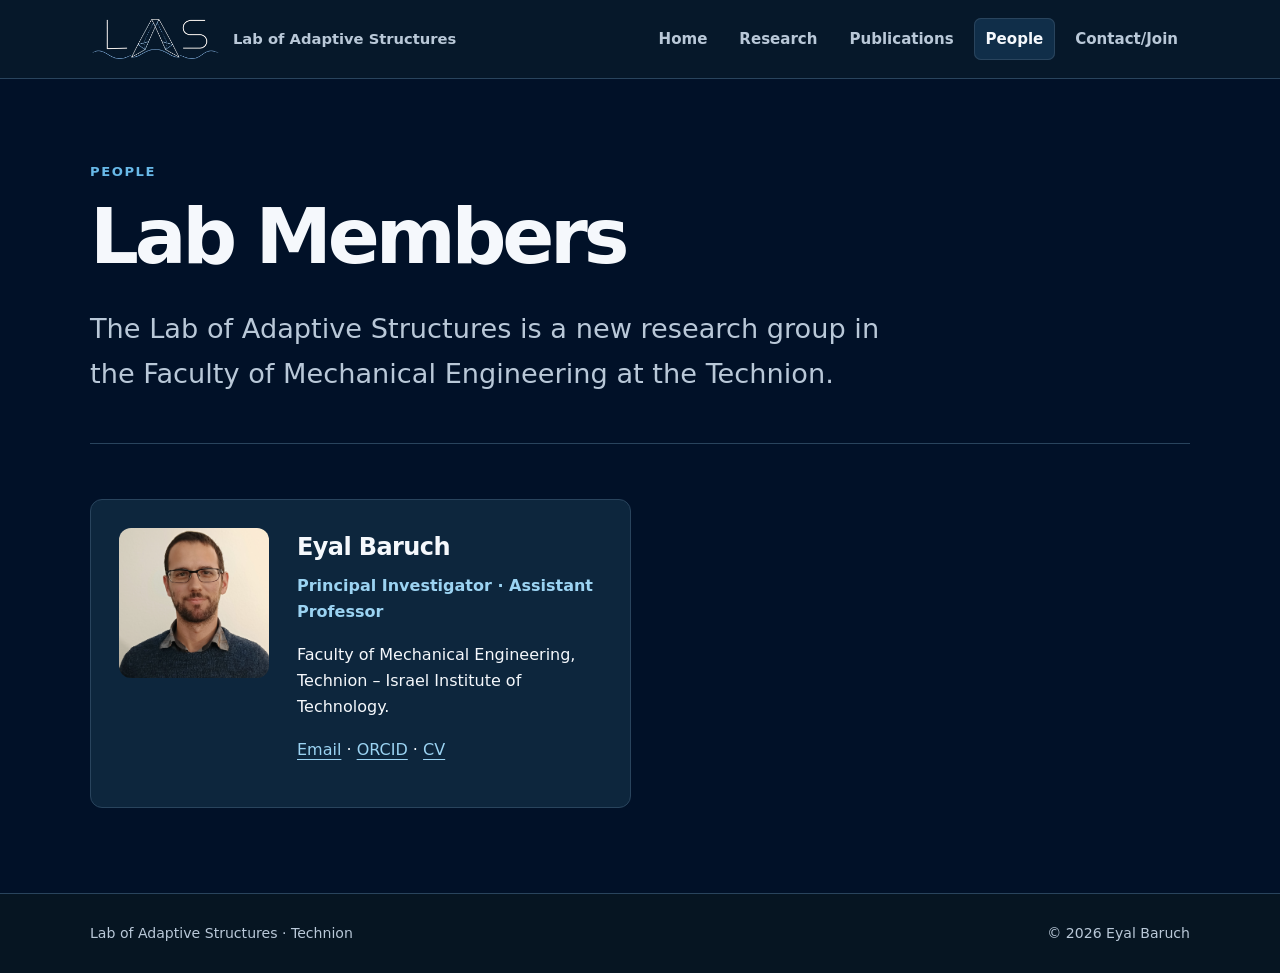
<file: people.html>
<!doctype html>
<html lang="en"><head><meta charset="utf-8"><meta name="viewport" content="width=device-width, initial-scale=1"><meta name="description" content="People in the Lab of Adaptive Structures at the Technion."><link rel="icon" href="/favicon.ico" sizes="any"><link rel="icon" type="image/png" href="/las-icon.png"><link rel="apple-touch-icon" href="/las-icon.png"><title>People | Lab of Adaptive Structures</title><link rel="stylesheet" href="styles.css?v=6"></head><body>
<header class="site-header"><div class="container nav-wrap"><a class="brand" href="index.html"><img class="brand-logo" src="/las-logo-header.png" alt="LAS"><span class="brand-name">Lab of Adaptive Structures</span></a><nav aria-label="Primary navigation"><a href="index.html">Home</a><a href="research.html">Research</a><a href="publications.html">Publications</a><a class="active" href="people.html">People</a><a href="contact.html">Contact/Join</a></nav></div></header>
<main class="page-main"><section class="container page-intro"><p class="eyebrow">People</p><h1>Lab Members</h1><p class="lead">The Lab of Adaptive Structures is a new research group in the Faculty of Mechanical Engineering at the Technion.</p></section><section class="container page-section"><div class="people-grid"><article class="person-card"><img class="person-photo" src="Eyal-pic.jpg" alt="Eyal Baruch"><div><h2>Eyal Baruch</h2><p class="role">Principal Investigator · Assistant Professor</p><p>Faculty of Mechanical Engineering, Technion – Israel Institute of Technology.</p><p><a href="mailto:eyalbaruch@technion.ac.il">Email</a> · <a href="https://orcid.org/0000-0002-5319-4342">ORCID</a> · <a href="cv.html">CV</a></p></div></article></div></section></main>
<footer><div class="container footer-wrap"><span>Lab of Adaptive Structures · Technion</span><span>© 2026 Eyal Baruch</span></div></footer></body></html>
</file>
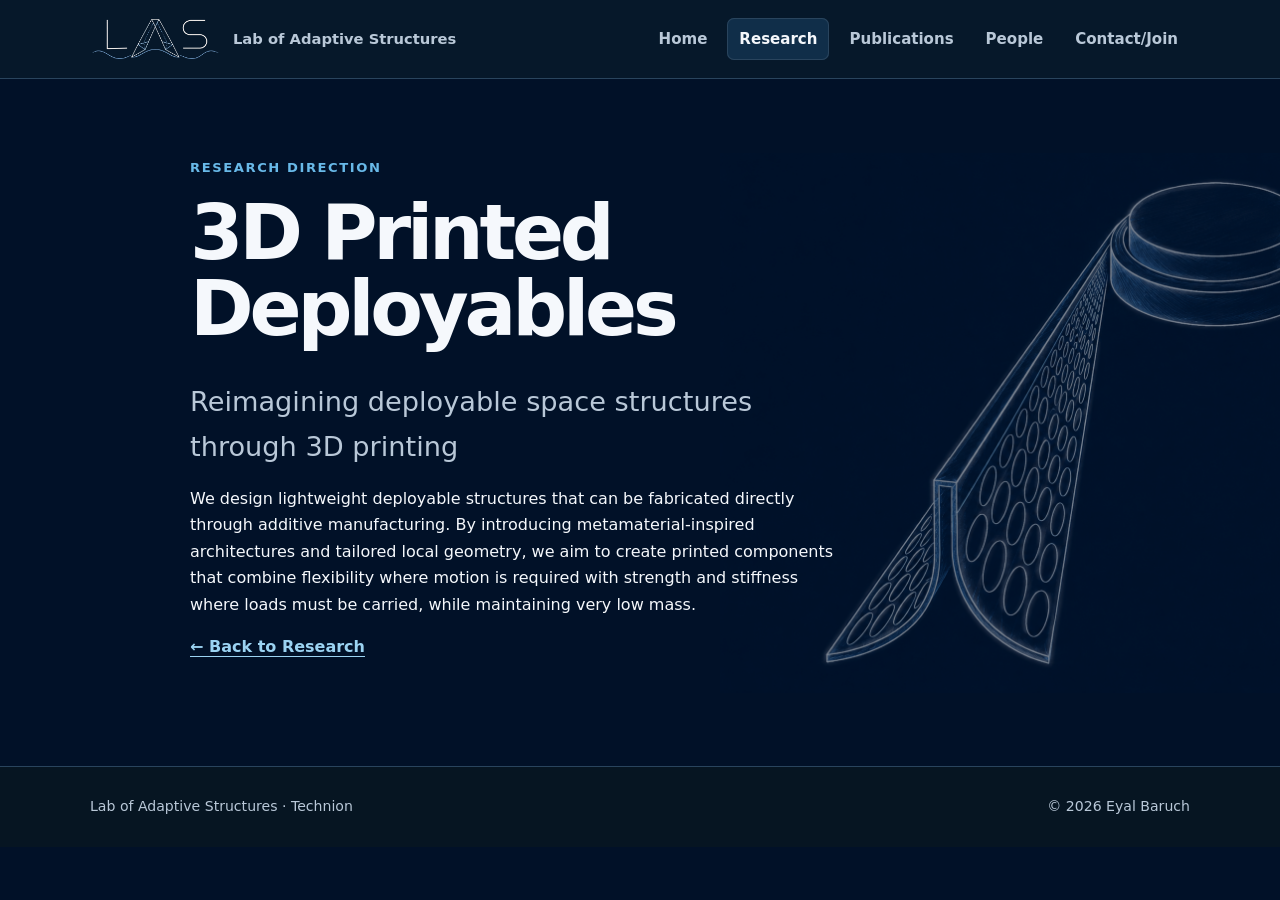
<file: printed-deployables.html>
<!doctype html>
<html lang="en">
<head>
  <meta charset="utf-8">
  <meta name="viewport" content="width=device-width, initial-scale=1">
  <meta name="description" content="Research on lightweight 3D-printed deployable structures and metamaterial-inspired design at the Lab of Adaptive Structures, Technion.">
  <link rel="icon" href="/favicon.ico" sizes="any">
  <link rel="icon" type="image/png" href="/las-icon.png">
  <link rel="apple-touch-icon" href="/las-icon.png">
  <title>3D Printed Deployables | Lab of Adaptive Structures</title>
  <link rel="stylesheet" href="styles.css?v=6">
</head>
<body>
  <header class="site-header"><div class="container nav-wrap"><a class="brand" href="index.html"><img class="brand-logo" src="/las-logo-header.png" alt="LAS"><span class="brand-name">Lab of Adaptive Structures</span></a><nav aria-label="Primary navigation"><a href="index.html">Home</a><a class="active" href="research.html">Research</a><a href="publications.html">Publications</a><a href="people.html">People</a><a href="contact.html">Contact/Join</a></nav></div></header>
  <main>
    <section class="container detail-page research-hero">
      <div class="research-intro">
        <p class="eyebrow">Research Direction</p>
        <h1 class="detail-title">3D Printed Deployables</h1>
        <p class="lead">Reimagining deployable space structures through 3D printing</p>
      </div>
      <figure class="research-art"><img src="research/3D-TRAC.png" alt="3D-printed deployable structure"></figure>
      <div class="research-body">
        <p>We design lightweight deployable structures that can be fabricated directly through additive manufacturing. By introducing metamaterial-inspired architectures and tailored local geometry, we aim to create printed components that combine flexibility where motion is required with strength and stiffness where loads must be carried, while maintaining very low mass.</p>
        <p><a class="text-link" href="research.html">← Back to Research</a></p>
      </div>
    </section>
  </main>
  <footer><div class="container footer-wrap"><span>Lab of Adaptive Structures · Technion</span><span>© 2026 Eyal Baruch</span></div></footer>
</body>
</html>
</file>
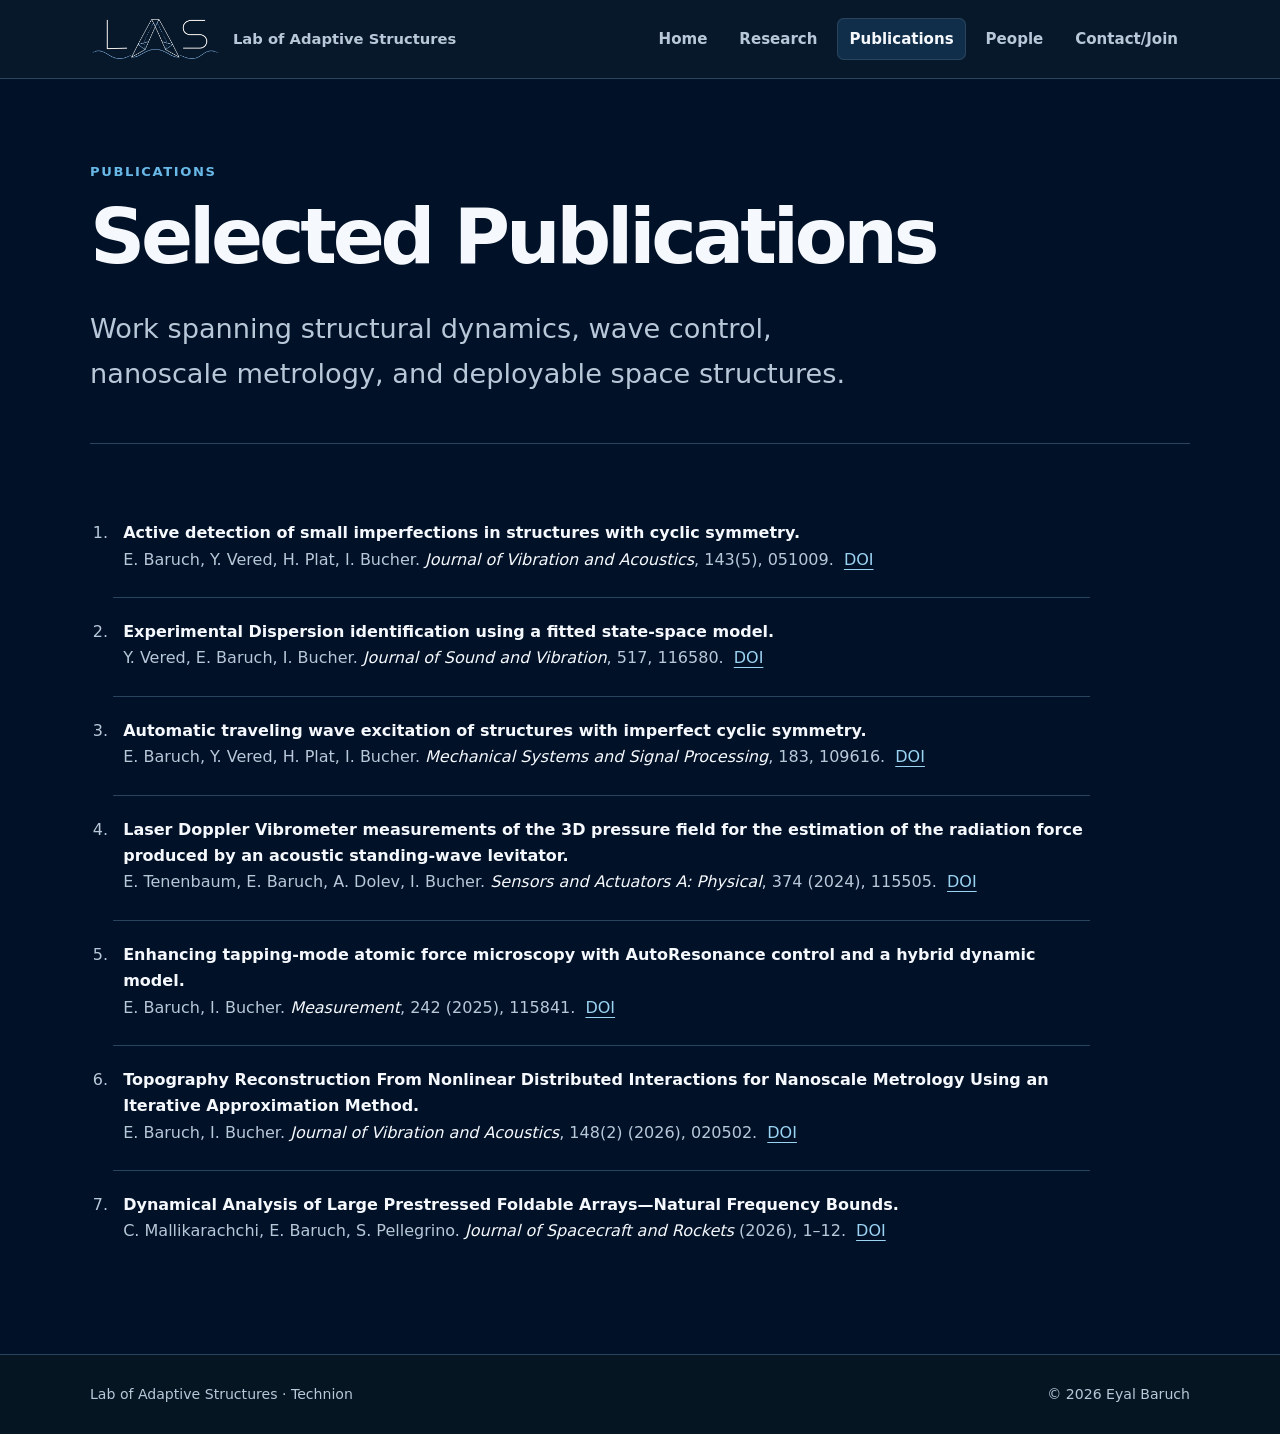
<file: publications.html>
<!doctype html>
<html lang="en"><head><meta charset="utf-8"><meta name="viewport" content="width=device-width, initial-scale=1"><meta name="description" content="Publications from the Lab of Adaptive Structures at the Technion."><link rel="icon" href="/favicon.ico" sizes="any"><link rel="icon" type="image/png" href="/las-icon.png"><link rel="apple-touch-icon" href="/las-icon.png"><title>Publications | Lab of Adaptive Structures</title><link rel="stylesheet" href="styles.css?v=6"></head><body>
<header class="site-header"><div class="container nav-wrap"><a class="brand" href="index.html"><img class="brand-logo" src="/las-logo-header.png" alt="LAS"><span class="brand-name">Lab of Adaptive Structures</span></a><nav aria-label="Primary navigation"><a href="index.html">Home</a><a href="research.html">Research</a><a class="active" href="publications.html">Publications</a><a href="people.html">People</a><a href="contact.html">Contact/Join</a></nav></div></header>
<main class="page-main"><section class="container page-intro"><p class="eyebrow">Publications</p><h1>Selected Publications</h1><p class="lead">Work spanning structural dynamics, wave control, nanoscale metrology, and deployable space structures.</p></section><section class="container page-section"><ol class="publication-list"><li><strong>Active detection of small imperfections in structures with cyclic symmetry.</strong><br>E. Baruch, Y. Vered, H. Plat, I. Bucher. <em>Journal of Vibration and Acoustics</em>, 143(5), 051009. <a href="https://doi.org/10.1115/1.4049384">DOI</a></li><li><strong>Experimental Dispersion identification using a fitted state-space model.</strong><br>Y. Vered, E. Baruch, I. Bucher. <em>Journal of Sound and Vibration</em>, 517, 116580. <a href="https://doi.org/10.1016/j.jsv.2021.116580">DOI</a></li><li><strong>Automatic traveling wave excitation of structures with imperfect cyclic symmetry.</strong><br>E. Baruch, Y. Vered, H. Plat, I. Bucher. <em>Mechanical Systems and Signal Processing</em>, 183, 109616. <a href="https://doi.org/10.1016/j.ymssp.2022.109616">DOI</a></li><li><strong>Laser Doppler Vibrometer measurements of the 3D pressure field for the estimation of the radiation force produced by an acoustic standing-wave levitator.</strong><br>E. Tenenbaum, E. Baruch, A. Dolev, I. Bucher. <em>Sensors and Actuators A: Physical</em>, 374 (2024), 115505. <a href="https://doi.org/10.1016/j.sna.2024.115505">DOI</a></li><li><strong>Enhancing tapping-mode atomic force microscopy with AutoResonance control and a hybrid dynamic model.</strong><br>E. Baruch, I. Bucher. <em>Measurement</em>, 242 (2025), 115841. <a href="https://doi.org/10.1016/j.measurement.2024.115841">DOI</a></li><li><strong>Topography Reconstruction From Nonlinear Distributed Interactions for Nanoscale Metrology Using an Iterative Approximation Method.</strong><br>E. Baruch, I. Bucher. <em>Journal of Vibration and Acoustics</em>, 148(2) (2026), 020502. <a href="https://doi.org/10.1115/1.4070532">DOI</a></li><li><strong>Dynamical Analysis of Large Prestressed Foldable Arrays—Natural Frequency Bounds.</strong><br>C. Mallikarachchi, E. Baruch, S. Pellegrino. <em>Journal of Spacecraft and Rockets</em> (2026), 1–12. <a href="https://doi.org/10.2514/1.A36580">DOI</a></li></ol></section></main>
<footer><div class="container footer-wrap"><span>Lab of Adaptive Structures · Technion</span><span>© 2026 Eyal Baruch</span></div></footer></body></html>
</file>
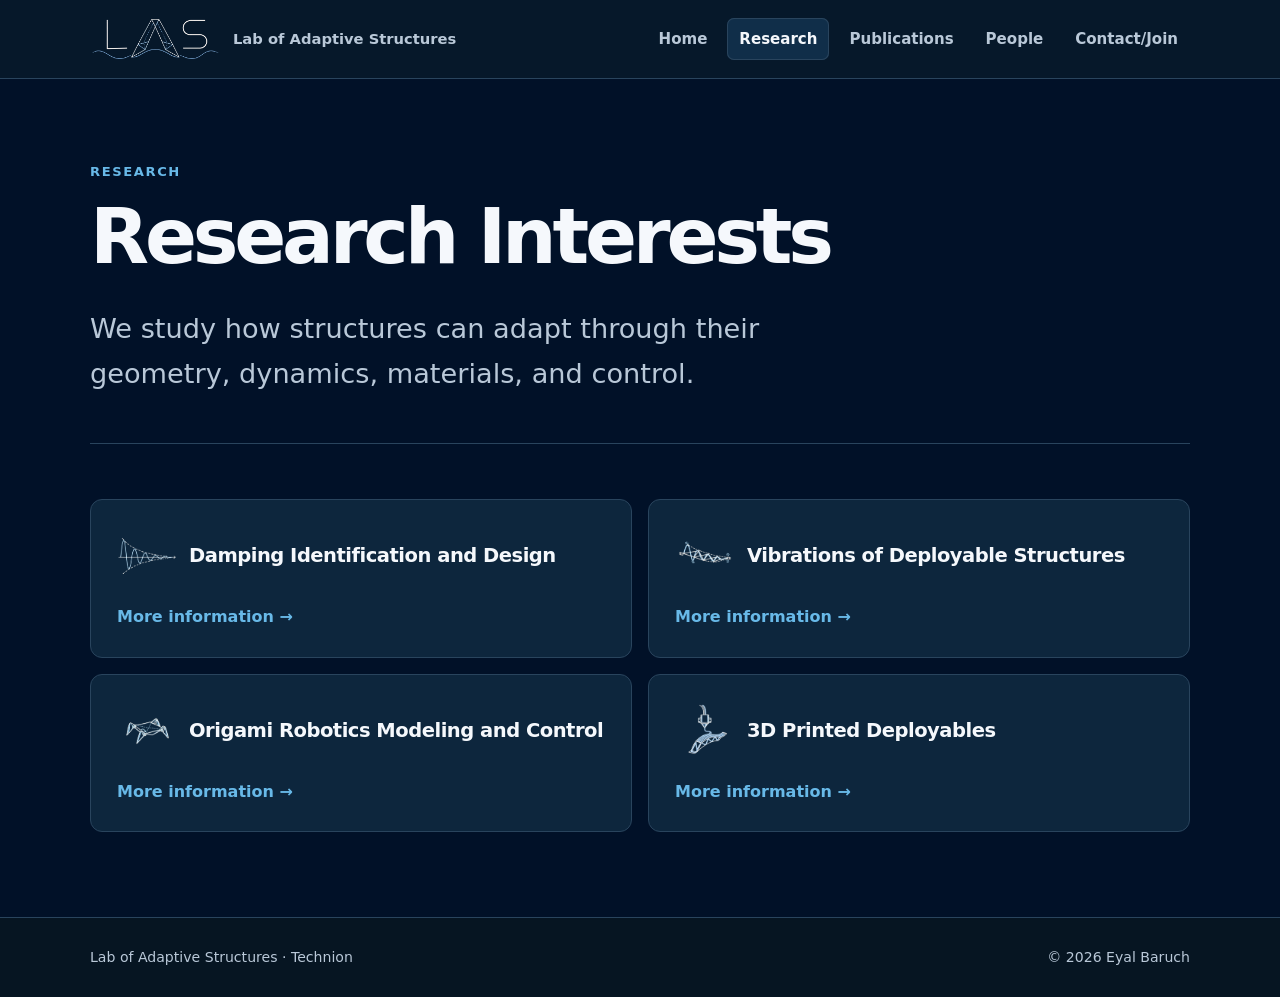
<file: research.html>
<!doctype html>
<html lang="en"><head><meta charset="utf-8"><meta name="viewport" content="width=device-width, initial-scale=1"><meta name="description" content="Research directions of the Lab of Adaptive Structures at the Technion."><link rel="icon" href="/favicon.ico" sizes="any"><link rel="icon" type="image/png" href="/las-icon.png"><link rel="apple-touch-icon" href="/las-icon.png"><title>Research | Lab of Adaptive Structures</title><link rel="stylesheet" href="styles.css?v=6"></head><body>
<header class="site-header"><div class="container nav-wrap"><a class="brand" href="index.html"><img class="brand-logo" src="/las-logo-header.png" alt="LAS"><span class="brand-name">Lab of Adaptive Structures</span></a><nav aria-label="Primary navigation"><a href="index.html">Home</a><a class="active" href="research.html">Research</a><a href="publications.html">Publications</a><a href="people.html">People</a><a href="contact.html">Contact/Join</a></nav></div></header>
<main class="page-main"><section class="container page-intro"><p class="eyebrow">Research</p><h1>Research Interests</h1><p class="lead">We study how structures can adapt through their geometry, dynamics, materials, and control.</p></section><section class="container page-section"><div class="research-grid"><article class="card clickable-card"><a class="card-link-block" href="damping.html"><div class="research-card-head"><img class="research-icon" src="chalk_style_damped_oscillation_diagram.png" alt="Damped vibration schematic" width="36" height="36"><h2>Damping Identification and Design</h2></div><span class="card-cta">More information →</span></a></article><article class="card clickable-card"><a class="card-link-block" href="deployable-vibrations.html"><div class="research-card-head"><img class="research-icon" src="vibrating_deployable_lattice_beam.png" alt="Vibrating deployable structure schematic" width="36" height="36"><h2>Vibrations of Deployable Structures</h2></div><span class="card-cta">More information →</span></a></article><article class="card clickable-card"><a class="card-link-block" href="origami-robotics.html"><div class="research-card-head"><img class="research-icon" src="origami_quadruped_robot_sketch.png" alt="Origami robot schematic" width="36" height="36"><h2>Origami Robotics Modeling and Control</h2></div><span class="card-cta">More information →</span></a></article><article class="card clickable-card"><a class="card-link-block" href="printed-deployables.html"><div class="research-card-head"><img class="research-icon" src="chalk_3d_printer_and_curved_lattice.png" alt="3D printed deployable structure schematic" width="36" height="36"><h2>3D Printed Deployables</h2></div><span class="card-cta">More information →</span></a></article></div></section></main>
<footer><div class="container footer-wrap"><span>Lab of Adaptive Structures · Technion</span><span>© 2026 Eyal Baruch</span></div></footer></body></html>
</file>
<file: styles.css>
:root {
  --bg: #011128;
  --surface:#0d263d;
  --surface-2: #102e49;
  --text: #f5f8fc;
  --muted: #b9c8d8;
  --line: #29445d;
  --accent: #68b9e8;
  --accent-soft: #9bd3f2;
  --max: 1100px;
}

* { box-sizing: border-box; }
html { scroll-behavior: smooth; }
body {
  margin: 0;
  min-height: 100vh;
  font-family: Inter, ui-sans-serif, system-ui, -apple-system, BlinkMacSystemFont, "Segoe UI", sans-serif;
  color: var(--text);
  background: var(--bg);
  line-height: 1.65;
}
a { color: var(--accent-soft); text-decoration-thickness: 1px; text-underline-offset: 4px; }
a:hover { color: #d7effd; }
.container { width: min(var(--max), calc(100% - 42px)); margin: 0 auto; }

.site-header {
  position: sticky;
  top: 0;
  z-index: 10;
  background: rgba(7,26,43,.96);
  border-bottom: 1px solid var(--line);
  backdrop-filter: blur(10px);
}
.nav-wrap { min-height: 78px; display: flex; align-items: center; justify-content: space-between; gap: 28px; }
.brand { display: flex; align-items: center; gap: 12px; color: var(--text); text-decoration: none; white-space: nowrap; }
.brand-logo { display: block; width: auto; height: 44px; object-fit: contain; }
.brand-name { font-size: .92rem; color: var(--muted); font-weight: 600; }
nav { display: flex; align-items: center; gap: 8px; flex-wrap: wrap; }
nav a { color: var(--muted); text-decoration: none; padding: 9px 12px; border-radius: 7px; font-size: .94rem; font-weight: 620; }
nav a:hover { color: var(--text); background: var(--surface); }
nav a.active { color: var(--text); background: var(--surface-2); box-shadow: inset 0 0 0 1px var(--line); }

.home-main { min-height: calc(100vh - 151px); display: flex; flex-direction: column; }
.hero { padding: clamp(80px, 12vw, 145px) 0 100px; flex: 1; }
.eyebrow { margin: 0 0 16px; color: var(--accent); font-size: .82rem; font-weight: 750; text-transform: uppercase; letter-spacing: .12em; }
h1 { margin: 0; font-size: clamp(3.3rem, 8vw, 7.1rem); line-height: .94; letter-spacing: -.055em; }
.lead { max-width: 800px; margin: 32px 0 16px; font-size: clamp(1.18rem, 2.3vw, 1.7rem); color: var(--muted); }
.pi-line { color: var(--text); font-weight: 650; margin: 0 0 34px; }
.hero-links { display: flex; align-items: center; gap: 22px; flex-wrap: wrap; }
.button { display: inline-block; background: var(--text); color: var(--bg); padding: 12px 19px; border-radius: 8px; text-decoration: none; font-weight: 750; }
.button:hover { color: var(--bg); background: #dceaf5; }
.text-link { font-weight: 650; }

.home-strip { border-top: 1px solid var(--line); background: #091f33; }
.home-strip-inner { min-height: 108px; display: flex; align-items: center; justify-content: space-between; gap: 30px; }
.home-strip-inner > div { display: grid; gap: 4px; }
.strip-label { color: var(--accent); text-transform: uppercase; letter-spacing: .1em; font-size: .76rem; font-weight: 750; }

.page-main { min-height: calc(100vh - 151px); }
.page-intro { padding: 82px 0 46px; border-bottom: 1px solid var(--line); }
.page-intro h1, .detail-title, .cv-title { font-size: clamp(2.8rem, 6vw, 5.1rem); line-height: 1; }
.page-intro .lead { margin-bottom: 0; }
.page-section { padding: 55px 0 85px; }
h2 { margin-top: 0; letter-spacing: -.025em; }
h3 { margin-top: 0; }
p { margin-top: 0; }

.research-grid { display: grid; grid-template-columns: repeat(2, minmax(0, 1fr)); gap: 16px; }
.card { padding: 26px; border: 1px solid var(--line); border-radius: 12px; background: var(--surface); }
.card h2 { font-size: 1.22rem; margin-bottom: 10px; }
.card p { color: var(--muted); margin-bottom: 0; }
.clickable-card { padding: 0; }
.card-link-block { display: block; height: 100%; padding: 26px; color: inherit; text-decoration: none; }
.clickable-card:hover, .clickable-card:focus-within { border-color: #4d7392; background: var(--surface-2); transform: translateY(-1px); }
.card-cta { display: block; margin-top: 18px; color: var(--accent); font-weight: 700; }
.research-card-head { display: flex; align-items: center; gap: 12px; min-height: 40px; }
.research-card-head h2 { margin: 0; }
.research-icon { width: 60px; height: 60px; object-fit: contain; flex-shrink: 0; }
.research-summary { margin: 16px 0 0; }

.publication-list { margin: 0; padding-left: 1.45rem; max-width: 1000px; }
.publication-list li { padding: 21px 0 24px 10px; border-top: 1px solid var(--line); color: var(--muted); }
.publication-list li:first-child { border-top: 0; }
.publication-list strong, .publication-list em { color: var(--text); }
.publication-list a { margin-left: 5px; white-space: nowrap; }

.people-grid { display: grid; grid-template-columns: repeat(2, minmax(0, 1fr)); gap: 18px; }
.person-card { display: grid; grid-template-columns: 150px 1fr; gap: 28px; padding: 28px; border: 1px solid var(--line); border-radius: 12px; background: var(--surface); }
.person-card h2 { margin-bottom: 5px; }
.initials { width: 72px; height: 72px; border-radius: 50%; display: grid; place-items: center; background: var(--accent); color: var(--bg); font-weight: 850; font-size: 1.15rem; }
.person-photo {
  width: 150px;
  height: 150px;
  border-radius: 12px;
  object-fit: cover;
}
.role { color: var(--accent-soft); font-weight: 650; }
.muted-card { background: #0a2135; }
.muted-card .initials { background: #29445d; color: var(--text); }

.cv-page, .detail-page { padding: 78px 0 90px; max-width: 900px; }
.cv-title, .detail-title { margin: 0 0 20px; }
.cv-section { padding: 36px 0; border-top: 1px solid var(--line); }
.cv-section h2 { margin-bottom: 18px; font-size: 1.55rem; }
.cv-section p, .cv-section li { color: var(--muted); }
.cv-section strong, .cv-section em { color: var(--text); }
.cv-section ul { padding-left: 1.2rem; }
.feature-figure { margin: 40px 0 0; padding: 16px; background: var(--surface); border: 1px solid var(--line); border-radius: 12px; }
.feature-figure img { display: block; width: 100%; height: auto; border-radius: 8px; background: white; }
.feature-figure figcaption { margin-top: 12px; color: var(--muted); font-size: .92rem; }

footer { border-top: 1px solid var(--line); padding: 28px 0; color: var(--muted); font-size: .88rem; background: #061522; }
.footer-wrap { display: flex; justify-content: space-between; gap: 20px; }
.research-hero {
  position: relative;
  min-height: 650px;
}

.research-text,
.research-intro,
.research-body {
  position: relative;
  z-index: 2;
  max-width: 650px;
}

.research-art {
  position: absolute;
  z-index: 1;

  width: 80%;
  right: -350px;
  top: 50%;
  transform: translateY(-50%);

  margin: 0;
  opacity: 0.5;
  pointer-events: none;
}
.research-art img {
  display: block;
  width: 100%;
  height: auto;
}



@media (max-width: 800px) {
  .nav-wrap { align-items: flex-start; flex-direction: column; padding: 15px 0; gap: 10px; }
  .brand-logo { height: 40px; }
  .brand-name { display: none; }
  nav { width: 100%; overflow-x: auto; flex-wrap: nowrap; padding-bottom: 3px; }
  nav a { white-space: nowrap; }
  .research-grid, .people-grid { grid-template-columns: 1fr; }
  .home-strip-inner { align-items: flex-start; flex-direction: column; padding: 25px 0; }
  .footer-wrap { flex-direction: column; }

  .research-hero { min-height: auto; }
  .research-text,
  .research-intro,
  .research-body { max-width: none; }
  .research-art {
    position: static;
    width: 100%;
    right: auto;
    top: auto;
    transform: none;
    margin: 24px 0 28px;
    opacity: 0.65;
  }
}
</file>
